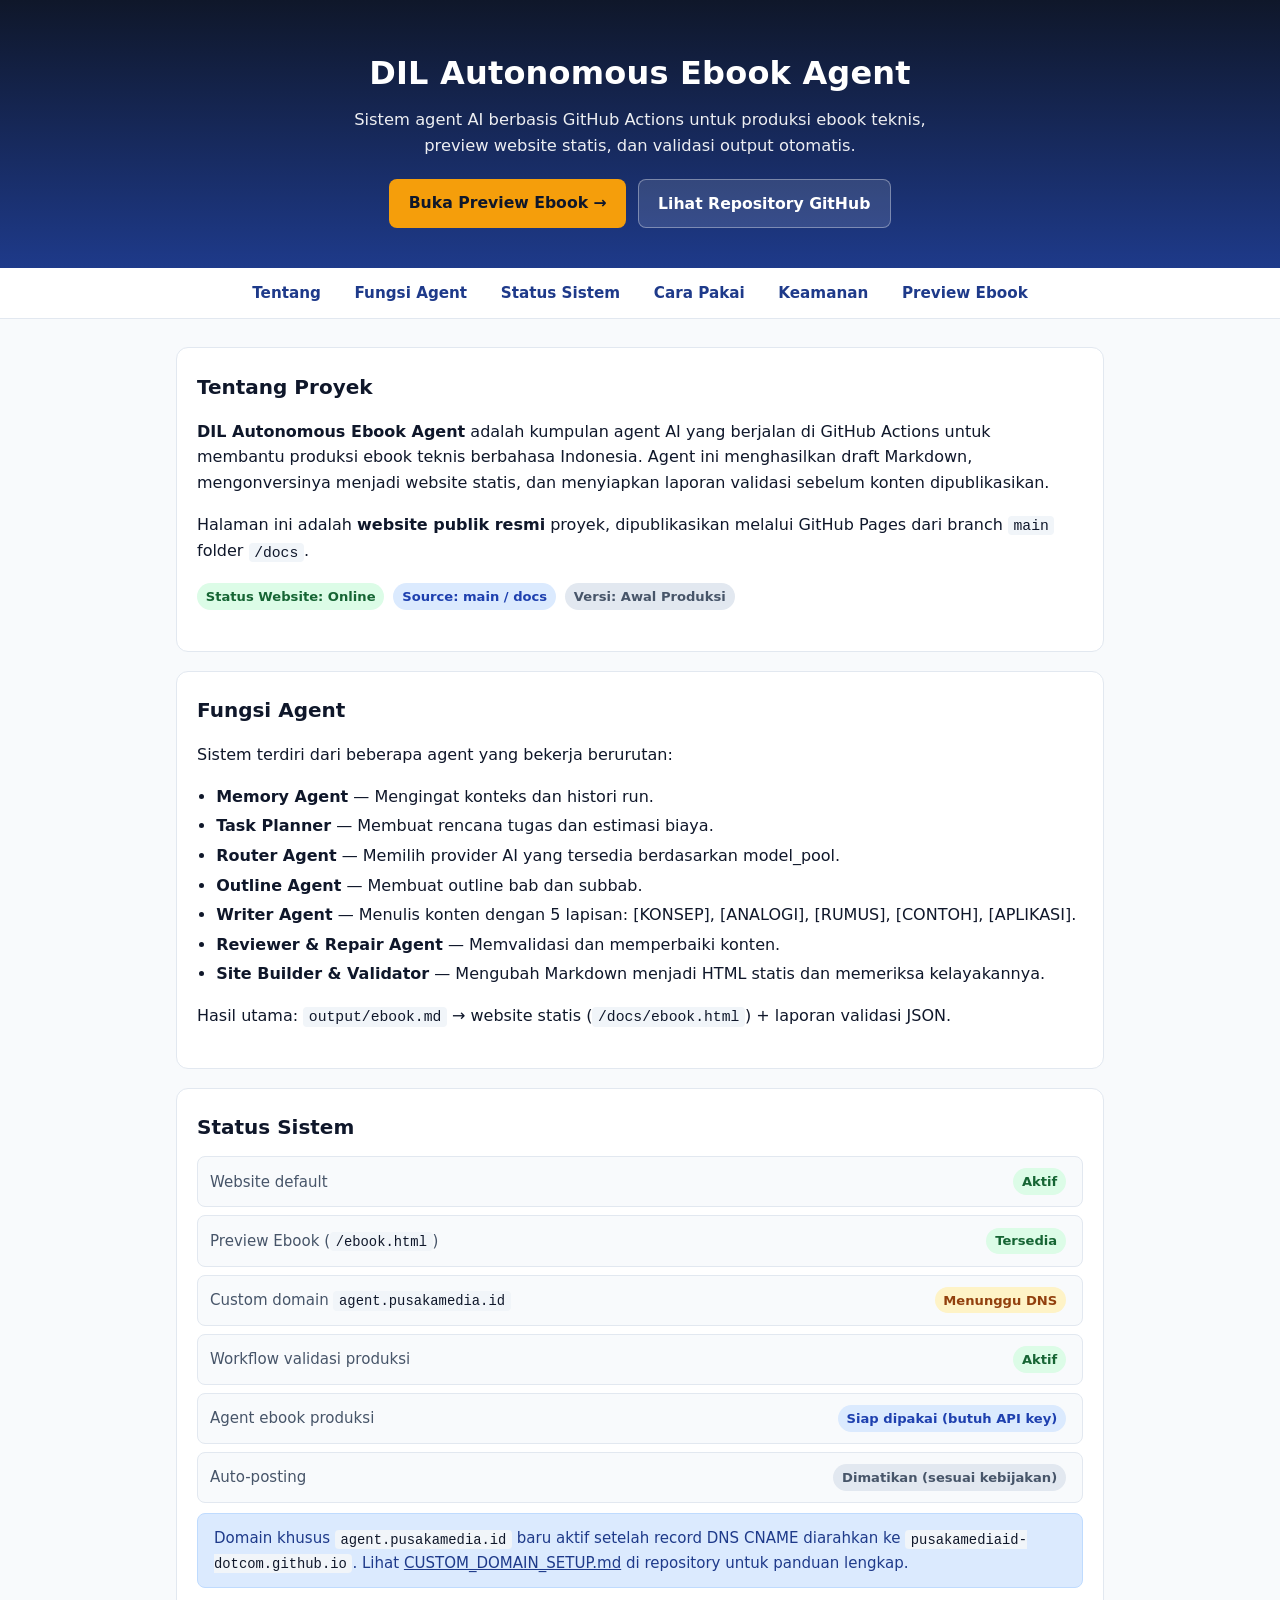
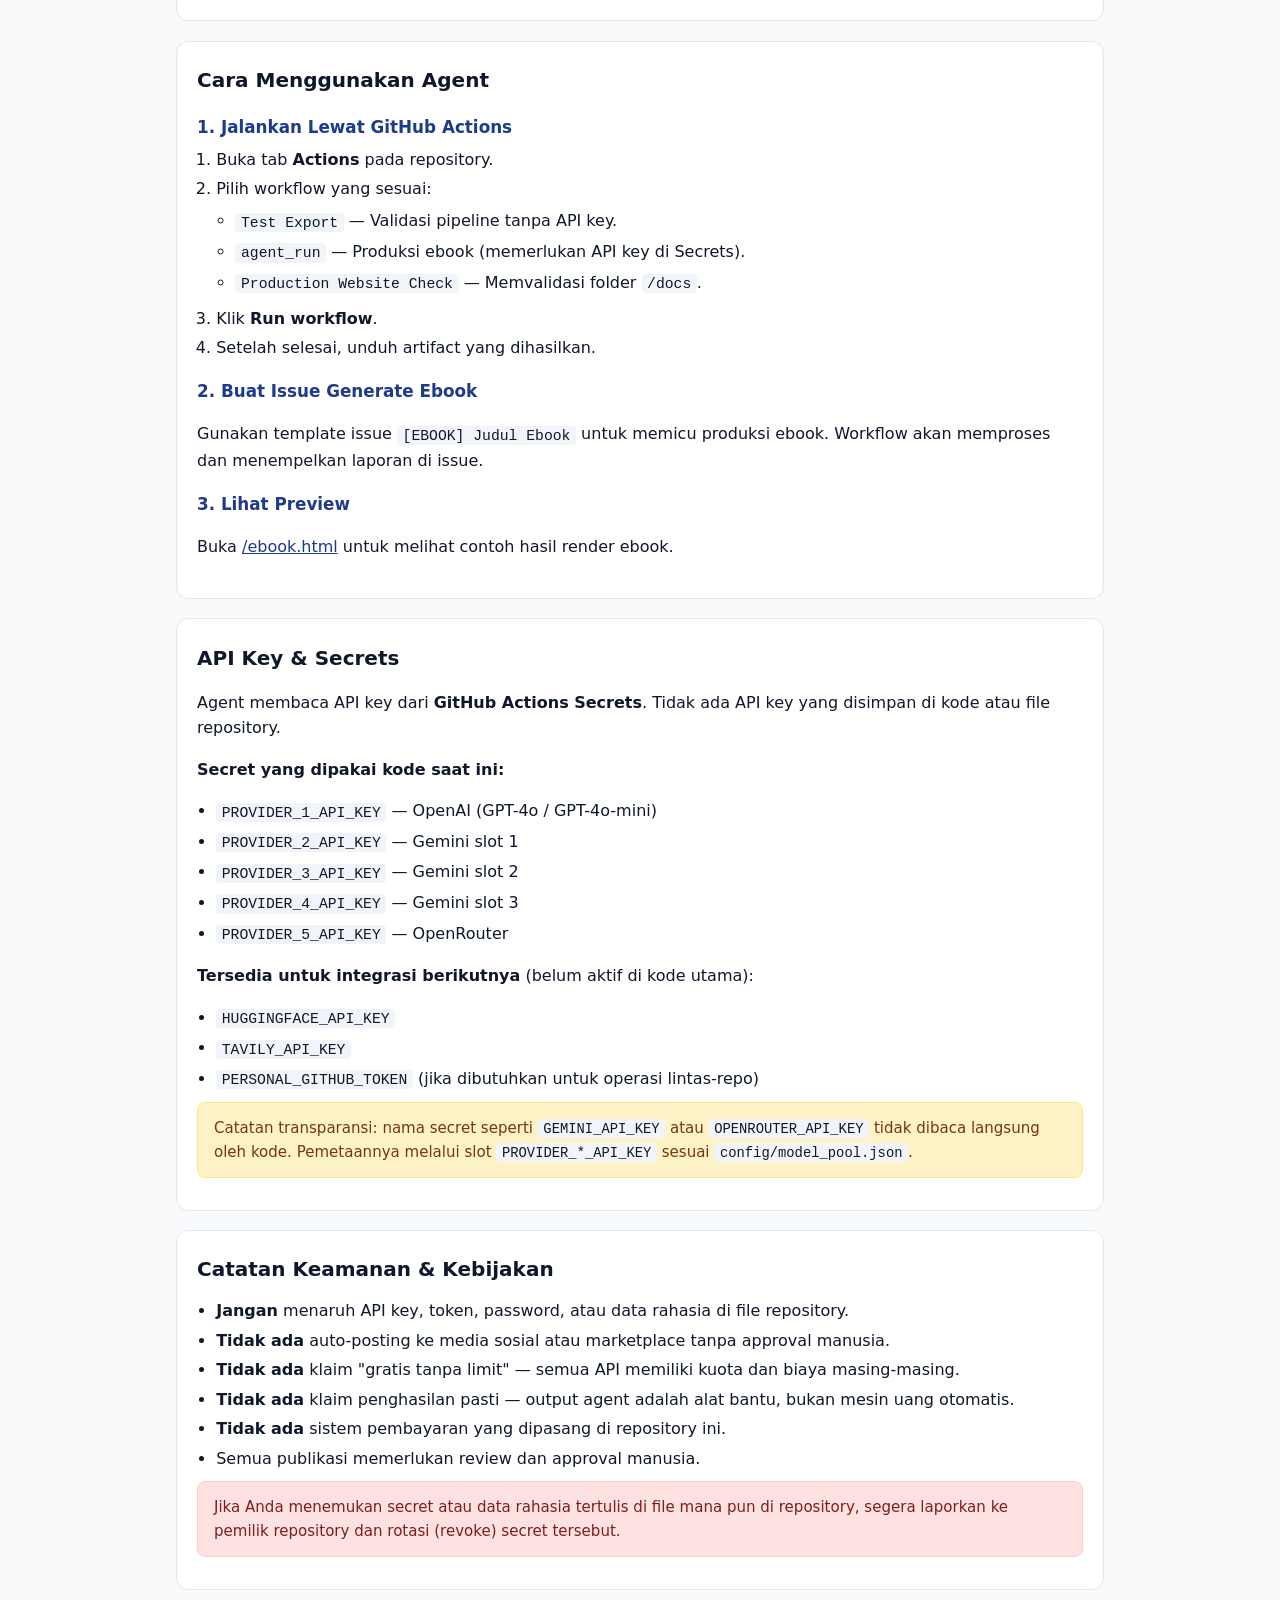
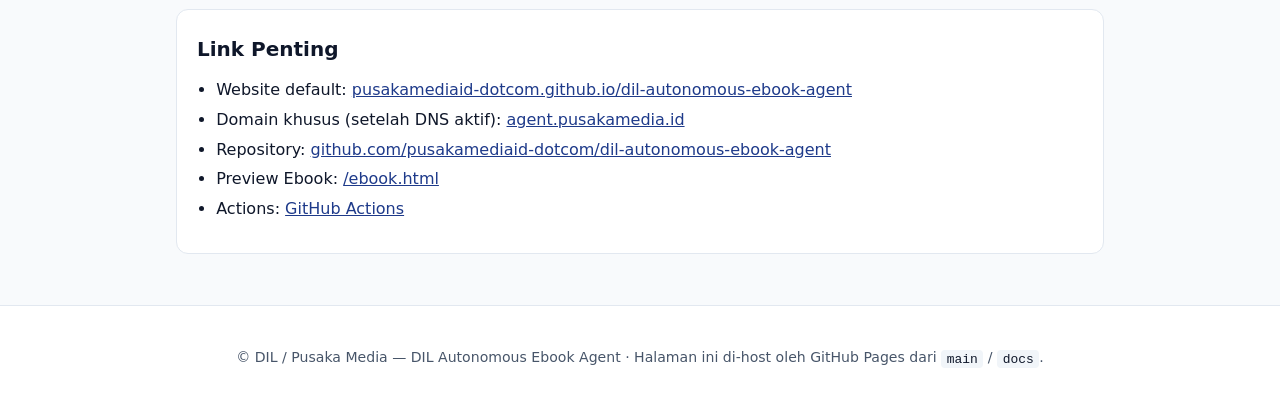
<file: docs/index.html>
<!DOCTYPE html>
<html lang="id">
<head>
<meta charset="UTF-8">
<meta name="viewport" content="width=device-width, initial-scale=1.0">
<meta name="description" content="DIL Autonomous Ebook Agent — sistem agent AI berbasis GitHub Actions untuk produksi ebook teknis, preview website, dan validasi otomatis.">
<meta name="robots" content="index, follow">
<title>DIL Autonomous Ebook Agent</title>
<style>
:root { --navy:#0f172a; --soft-blue:#1e3a8a; --white:#fff; --light:#f8fafc; --accent:#f59e0b; --muted:#475569; --border:#e2e8f0; --ok:#166534; --warn:#92400e; --info:#1e40af; }
* { box-sizing:border-box; }
html, body { margin:0; padding:0; }
body { font-family: system-ui, -apple-system, "Segoe UI", Roboto, Helvetica, Arial, sans-serif; color:var(--navy); background:var(--light); line-height:1.6; -webkit-text-size-adjust:100%; }
a { color:var(--soft-blue); }
header { background: linear-gradient(180deg, var(--navy) 0%, var(--soft-blue) 100%); color:#fff; padding: 3rem 1rem 2.5rem; text-align:center; }
header h1 { margin:0 0 .5rem; font-size:2rem; letter-spacing:.2px; }
header p { margin:.5rem auto 1.2rem; opacity:.92; max-width: 640px; font-size:1.02rem; }
.hero-buttons { display:flex; gap:.75rem; justify-content:center; flex-wrap:wrap; margin-top:1rem; }
.btn { display:inline-block; padding:.7rem 1.2rem; border-radius:.5rem; text-decoration:none; font-weight:700; font-size:.98rem; }
.btn-primary { background:var(--accent); color:var(--navy); }
.btn-primary:hover { background:#d97706; }
.btn-secondary { background:rgba(255,255,255,.12); color:#fff; border:1px solid rgba(255,255,255,.35); }
.btn-secondary:hover { background:rgba(255,255,255,.22); }
nav.topnav { background:#fff; border-bottom:1px solid var(--border); position:sticky; top:0; z-index:10; }
nav.topnav ul { list-style:none; margin:0 auto; padding:.5rem 1rem; display:flex; gap:.5rem 1rem; flex-wrap:wrap; justify-content:center; max-width:960px; }
nav.topnav a { text-decoration:none; color:var(--soft-blue); font-weight:600; font-size:.95rem; padding:.3rem .55rem; border-radius:.3rem; }
nav.topnav a:hover { background:#f1f5f9; }
main { max-width: 960px; margin:0 auto; padding: 1.8rem 1rem 2rem; }
section { background:#fff; border:1px solid var(--border); border-radius:.75rem; padding: 1.4rem 1.25rem; margin-bottom: 1.2rem; }
section h2 { margin:0 0 .8rem; color:var(--navy); font-size:1.25rem; }
section h3 { color:var(--soft-blue); font-size:1.05rem; margin:1.1rem 0 .4rem; }
ul, ol { margin:.4rem 0 .6rem 1.2rem; padding:0; }
li { margin:.25rem 0; }
.badge { display:inline-block; background:#f1f5f9; color:#334155; padding:.18rem .55rem; border-radius:999px; font-size:.82rem; font-weight:600; margin:.15rem .25rem .15rem 0; }
.badge.ok { background:#dcfce7; color:var(--ok); }
.badge.warn { background:#fef3c7; color:var(--warn); }
.badge.info { background:#dbeafe; color:var(--info); }
.badge.muted { background:#e2e8f0; color:#475569; }
.status-grid { display:grid; grid-template-columns: 1fr; gap:.5rem; margin:.5rem 0; }
.status-row { display:flex; justify-content:space-between; align-items:center; gap:.6rem; padding:.55rem .75rem; background:#f8fafc; border:1px solid var(--border); border-radius:.5rem; font-size:.94rem; }
.status-row span:first-child { color:var(--muted); }
code, pre { font-family: ui-monospace, SFMono-Regular, Menlo, Consolas, monospace; }
pre { background:#0f172a; color:#e2e8f0; padding:1rem; border-radius:.5rem; overflow-x:auto; font-size:.88rem; line-height:1.5; }
code { background:#f1f5f9; padding:.1rem .35rem; border-radius:.25rem; font-size:.92em; color:#0f172a; }
pre code { background:transparent; padding:0; color:inherit; }
.note { background:#fef3c7; border:1px solid #fde68a; color:#78350f; padding:.8rem 1rem; border-radius:.5rem; margin:.6rem 0; font-size:.94rem; }
.note.danger { background:#fee2e2; border-color:#fecaca; color:#7f1d1d; }
.note.info { background:#dbeafe; border-color:#bfdbfe; color:#1e3a8a; }
footer { text-align:center; padding: 1.6rem 1rem; color:var(--muted); font-size:.88rem; border-top:1px solid var(--border); background:#fff; }
footer a { color:var(--soft-blue); text-decoration:none; }
footer a:hover { text-decoration:underline; }
@media (max-width: 640px) {
  header h1 { font-size:1.55rem; }
  header p { font-size:.96rem; }
  section { padding:1.1rem; }
  nav.topnav ul { gap:.25rem .6rem; }
  .btn { width:100%; text-align:center; }
}
</style>
</head>
<body>
<header>
  <h1>DIL Autonomous Ebook Agent</h1>
  <p>Sistem agent AI berbasis GitHub Actions untuk produksi ebook teknis, preview website statis, dan validasi output otomatis.</p>
  <div class="hero-buttons">
    <a class="btn btn-primary" href="ebook.html">Buka Preview Ebook →</a>
    <a class="btn btn-secondary" href="https://github.com/pusakamediaid-dotcom/dil-autonomous-ebook-agent" rel="noopener">Lihat Repository GitHub</a>
  </div>
</header>

<nav class="topnav" aria-label="Navigasi utama">
  <ul>
    <li><a href="#tentang">Tentang</a></li>
    <li><a href="#fungsi">Fungsi Agent</a></li>
    <li><a href="#status">Status Sistem</a></li>
    <li><a href="#cara-pakai">Cara Pakai</a></li>
    <li><a href="#keamanan">Keamanan</a></li>
    <li><a href="ebook.html">Preview Ebook</a></li>
  </ul>
</nav>

<main>
  <section id="tentang">
    <h2>Tentang Proyek</h2>
    <p><strong>DIL Autonomous Ebook Agent</strong> adalah kumpulan agent AI yang berjalan di GitHub Actions untuk membantu produksi ebook teknis berbahasa Indonesia. Agent ini menghasilkan draft Markdown, mengonversinya menjadi website statis, dan menyiapkan laporan validasi sebelum konten dipublikasikan.</p>
    <p>Halaman ini adalah <strong>website publik resmi</strong> proyek, dipublikasikan melalui GitHub Pages dari branch <code>main</code> folder <code>/docs</code>.</p>
    <p>
      <span class="badge ok">Status Website: Online</span>
      <span class="badge info">Source: main / docs</span>
      <span class="badge muted">Versi: Awal Produksi</span>
    </p>
  </section>

  <section id="fungsi">
    <h2>Fungsi Agent</h2>
    <p>Sistem terdiri dari beberapa agent yang bekerja berurutan:</p>
    <ul>
      <li><strong>Memory Agent</strong> — Mengingat konteks dan histori run.</li>
      <li><strong>Task Planner</strong> — Membuat rencana tugas dan estimasi biaya.</li>
      <li><strong>Router Agent</strong> — Memilih provider AI yang tersedia berdasarkan model_pool.</li>
      <li><strong>Outline Agent</strong> — Membuat outline bab dan subbab.</li>
      <li><strong>Writer Agent</strong> — Menulis konten dengan 5 lapisan: [KONSEP], [ANALOGI], [RUMUS], [CONTOH], [APLIKASI].</li>
      <li><strong>Reviewer &amp; Repair Agent</strong> — Memvalidasi dan memperbaiki konten.</li>
      <li><strong>Site Builder &amp; Validator</strong> — Mengubah Markdown menjadi HTML statis dan memeriksa kelayakannya.</li>
    </ul>
    <p>Hasil utama: <code>output/ebook.md</code> → website statis (<code>/docs/ebook.html</code>) + laporan validasi JSON.</p>
  </section>

  <section id="status">
    <h2>Status Sistem</h2>
    <div class="status-grid">
      <div class="status-row"><span>Website default</span><span class="badge ok">Aktif</span></div>
      <div class="status-row"><span>Preview Ebook (<code>/ebook.html</code>)</span><span class="badge ok">Tersedia</span></div>
      <div class="status-row"><span>Custom domain <code>agent.pusakamedia.id</code></span><span class="badge warn">Menunggu DNS</span></div>
      <div class="status-row"><span>Workflow validasi produksi</span><span class="badge ok">Aktif</span></div>
      <div class="status-row"><span>Agent ebook produksi</span><span class="badge info">Siap dipakai (butuh API key)</span></div>
      <div class="status-row"><span>Auto-posting</span><span class="badge muted">Dimatikan (sesuai kebijakan)</span></div>
    </div>
    <p class="note info">Domain khusus <code>agent.pusakamedia.id</code> baru aktif setelah record DNS CNAME diarahkan ke <code>pusakamediaid-dotcom.github.io</code>. Lihat <a href="CUSTOM_DOMAIN_SETUP.html">CUSTOM_DOMAIN_SETUP.md</a> di repository untuk panduan lengkap.</p>
  </section>

  <section id="cara-pakai">
    <h2>Cara Menggunakan Agent</h2>
    <h3>1. Jalankan Lewat GitHub Actions</h3>
    <ol>
      <li>Buka tab <strong>Actions</strong> pada repository.</li>
      <li>Pilih workflow yang sesuai:
        <ul>
          <li><code>Test Export</code> — Validasi pipeline tanpa API key.</li>
          <li><code>agent_run</code> — Produksi ebook (memerlukan API key di Secrets).</li>
          <li><code>Production Website Check</code> — Memvalidasi folder <code>/docs</code>.</li>
        </ul>
      </li>
      <li>Klik <strong>Run workflow</strong>.</li>
      <li>Setelah selesai, unduh artifact yang dihasilkan.</li>
    </ol>
    <h3>2. Buat Issue Generate Ebook</h3>
    <p>Gunakan template issue <code>[EBOOK] Judul Ebook</code> untuk memicu produksi ebook. Workflow akan memproses dan menempelkan laporan di issue.</p>
    <h3>3. Lihat Preview</h3>
    <p>Buka <a href="ebook.html">/ebook.html</a> untuk melihat contoh hasil render ebook.</p>
  </section>

  <section id="secrets">
    <h2>API Key &amp; Secrets</h2>
    <p>Agent membaca API key dari <strong>GitHub Actions Secrets</strong>. Tidak ada API key yang disimpan di kode atau file repository.</p>
    <p><strong>Secret yang dipakai kode saat ini:</strong></p>
    <ul>
      <li><code>PROVIDER_1_API_KEY</code> — OpenAI (GPT-4o / GPT-4o-mini)</li>
      <li><code>PROVIDER_2_API_KEY</code> — Gemini slot 1</li>
      <li><code>PROVIDER_3_API_KEY</code> — Gemini slot 2</li>
      <li><code>PROVIDER_4_API_KEY</code> — Gemini slot 3</li>
      <li><code>PROVIDER_5_API_KEY</code> — OpenRouter</li>
    </ul>
    <p><strong>Tersedia untuk integrasi berikutnya</strong> (belum aktif di kode utama):</p>
    <ul>
      <li><code>HUGGINGFACE_API_KEY</code></li>
      <li><code>TAVILY_API_KEY</code></li>
      <li><code>PERSONAL_GITHUB_TOKEN</code> (jika dibutuhkan untuk operasi lintas-repo)</li>
    </ul>
    <p class="note">Catatan transparansi: nama secret seperti <code>GEMINI_API_KEY</code> atau <code>OPENROUTER_API_KEY</code> tidak dibaca langsung oleh kode. Pemetaannya melalui slot <code>PROVIDER_*_API_KEY</code> sesuai <code>config/model_pool.json</code>.</p>
  </section>

  <section id="keamanan">
    <h2>Catatan Keamanan &amp; Kebijakan</h2>
    <ul>
      <li><strong>Jangan</strong> menaruh API key, token, password, atau data rahasia di file repository.</li>
      <li><strong>Tidak ada</strong> auto-posting ke media sosial atau marketplace tanpa approval manusia.</li>
      <li><strong>Tidak ada</strong> klaim "gratis tanpa limit" — semua API memiliki kuota dan biaya masing-masing.</li>
      <li><strong>Tidak ada</strong> klaim penghasilan pasti — output agent adalah alat bantu, bukan mesin uang otomatis.</li>
      <li><strong>Tidak ada</strong> sistem pembayaran yang dipasang di repository ini.</li>
      <li>Semua publikasi memerlukan review dan approval manusia.</li>
    </ul>
    <p class="note danger">Jika Anda menemukan secret atau data rahasia tertulis di file mana pun di repository, segera laporkan ke pemilik repository dan rotasi (revoke) secret tersebut.</p>
  </section>

  <section id="link">
    <h2>Link Penting</h2>
    <ul>
      <li>Website default: <a href="https://pusakamediaid-dotcom.github.io/dil-autonomous-ebook-agent/">pusakamediaid-dotcom.github.io/dil-autonomous-ebook-agent</a></li>
      <li>Domain khusus (setelah DNS aktif): <a href="http://agent.pusakamedia.id/">agent.pusakamedia.id</a></li>
      <li>Repository: <a href="https://github.com/pusakamediaid-dotcom/dil-autonomous-ebook-agent">github.com/pusakamediaid-dotcom/dil-autonomous-ebook-agent</a></li>
      <li>Preview Ebook: <a href="ebook.html">/ebook.html</a></li>
      <li>Actions: <a href="https://github.com/pusakamediaid-dotcom/dil-autonomous-ebook-agent/actions">GitHub Actions</a></li>
    </ul>
  </section>
</main>

<footer>
  <p>© DIL / Pusaka Media — DIL Autonomous Ebook Agent · Halaman ini di-host oleh GitHub Pages dari <code>main</code> / <code>docs</code>.</p>
</footer>
</body>
</html>
</file>
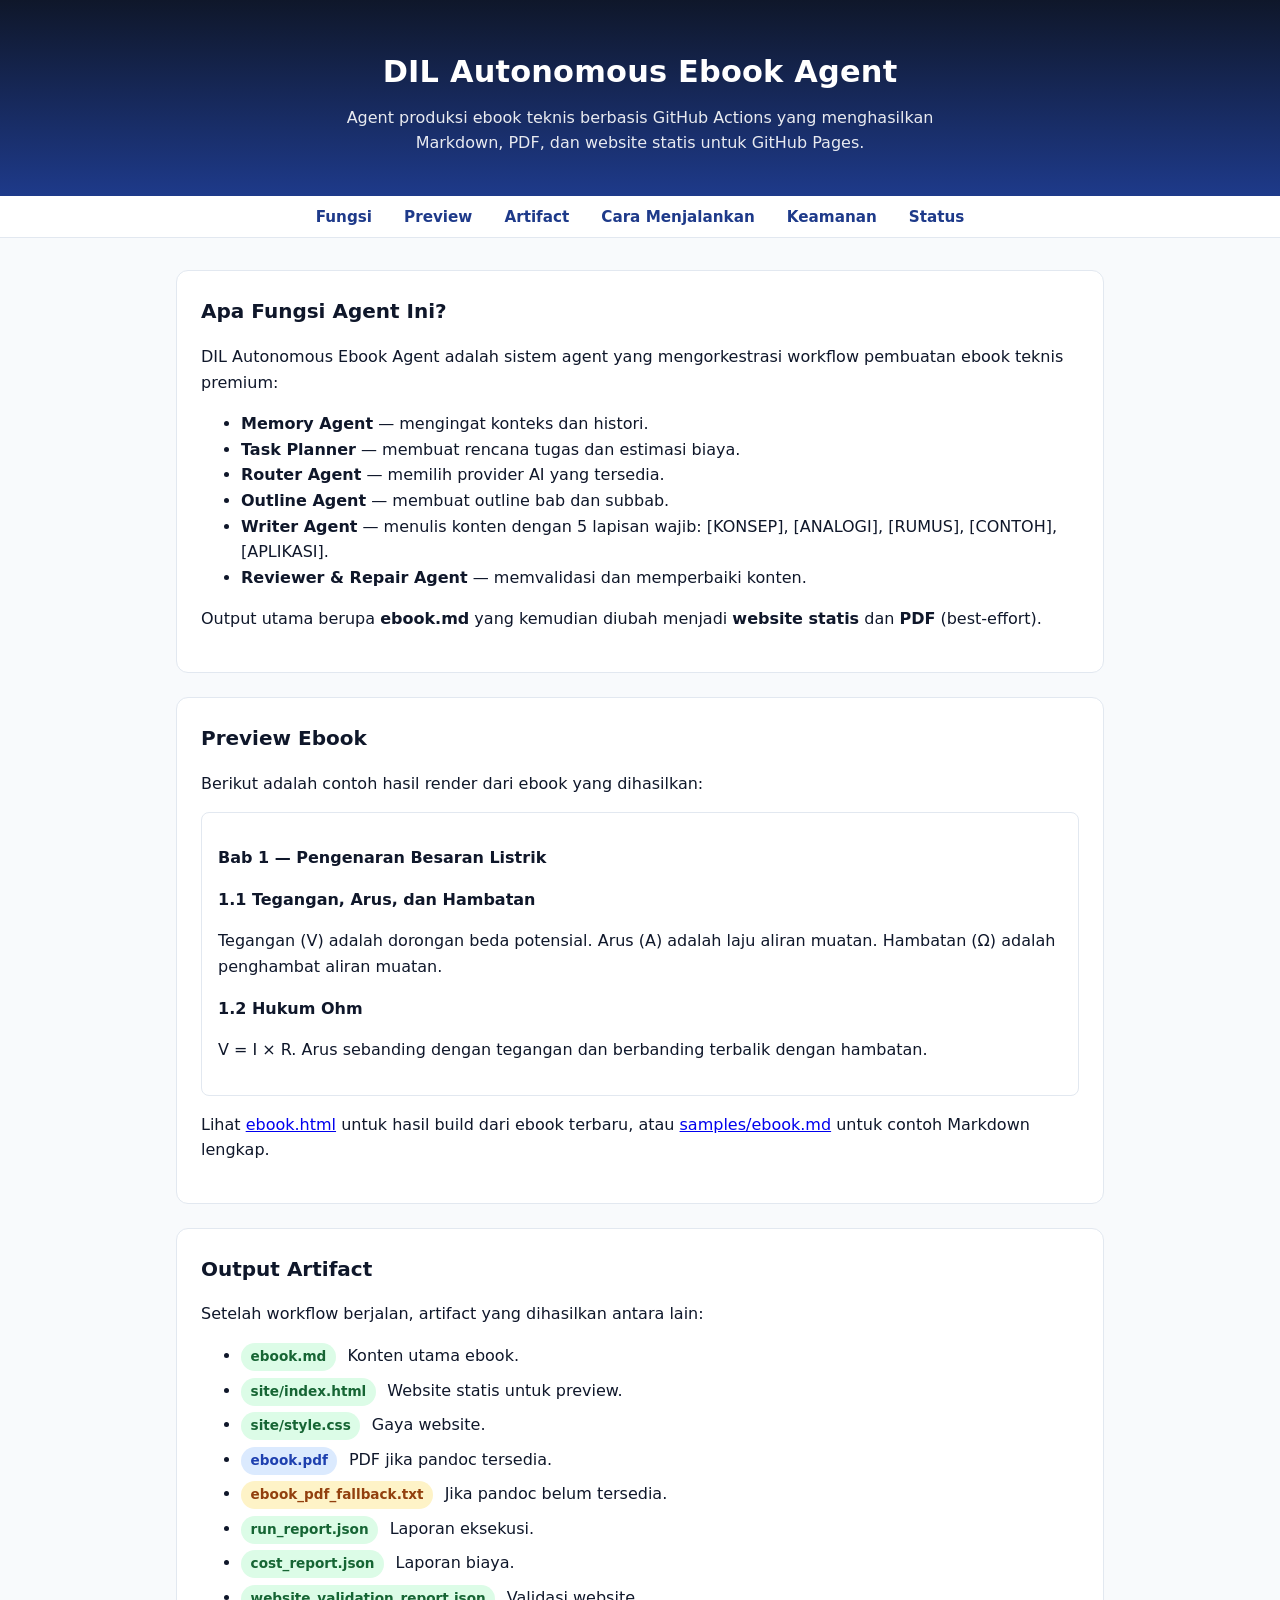
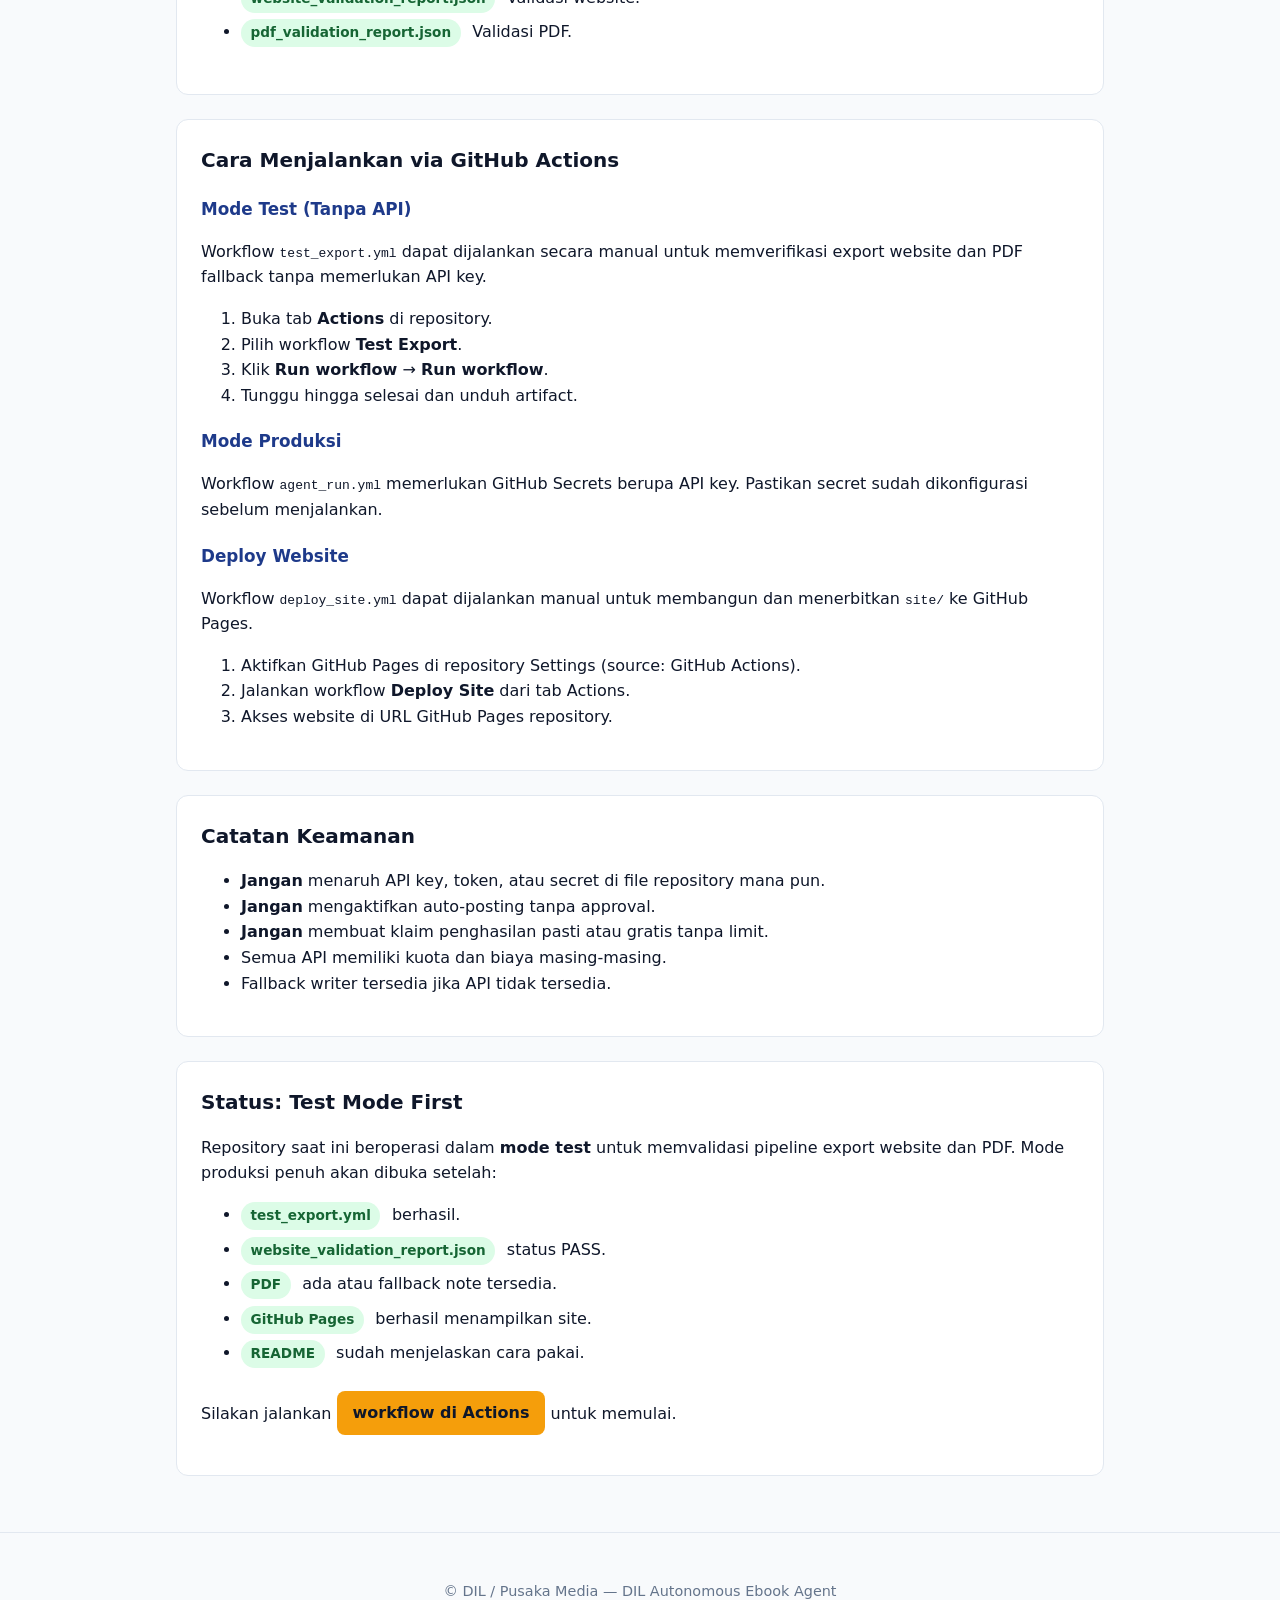
<file: site/index.html>
<!DOCTYPE html>
<html lang="id">
<head>
<meta charset="UTF-8">
<meta name="viewport" content="width=device-width, initial-scale=1.0">
<title>DIL Autonomous Ebook Agent</title>
<style>
:root { --navy:#0f172a; --soft-blue:#1e3a8a; --white:#fff; --light:#f8fafc; --accent:#f59e0b; }
* { box-sizing:border-box; }
body { margin:0; font-family: system-ui, -apple-system, Segoe UI, Roboto, Helvetica, Arial, sans-serif; color:#0f172a; background:#f8fafc; line-height:1.6; }
header { background: linear-gradient(180deg, #0f172a 0%, #1e3a8a 100%); color:#fff; padding: 3rem 1rem 2.5rem; text-align:center; }
header h1 { margin:0; font-size:1.9rem; letter-spacing:0.2px; }
header p { margin:.5rem 0 0; opacity:.9; max-width: 640px; margin-left:auto; margin-right:auto; }
nav { background:#fff; border-bottom:1px solid #e2e8f0; position:sticky; top:0; z-index:10; }
nav ul { list-style:none; margin:0; padding:.5rem 1rem; display:flex; gap:1rem; flex-wrap:wrap; justify-content:center; max-width:960px; margin:0 auto; }
nav a { text-decoration:none; color:#1e3a8a; font-weight:600; font-size:.95rem; padding:.25rem .5rem; border-radius:.25rem; }
nav a:hover { background:#f1f5f9; }
main { max-width: 960px; margin:0 auto; padding: 2rem 1rem; }
section { background:#fff; border:1px solid #e2e8f0; border-radius:.75rem; padding: 1.5rem; margin-bottom: 1.5rem; }
section h2 { margin-top:0; color:#0f172a; font-size:1.25rem; }
section h3 { color:#1e3a8a; font-size:1.05rem; margin-top:1.25rem; margin-bottom:.5rem; }
.badge { display:inline-block; background:#f1f5f9; color:#334155; padding:.2rem .6rem; border-radius:999px; font-size:.85rem; font-weight:600; margin-right:.4rem; margin-bottom:.4rem; }
.badge.ok { background:#dcfce7; color:#166534; }
.badge.warn { background:#fef3c7; color:#92400e; }
.badge.info { background:#dbeafe; color:#1e40af; }
.cta { display:inline-block; background: #f59e0b; color:#0f172a; padding:.6rem 1rem; border-radius:.5rem; text-decoration:none; font-weight:700; }
.cta:hover { background:#d97706; }
pre { background:#f1f5f9; padding:1rem; border-radius:.5rem; overflow-x:auto; font-size:.9rem; }
footer { text-align:center; padding: 2rem 1rem; color:#64748b; font-size:.9rem; border-top:1px solid #e2e8f0; }
@media (max-width: 640px) { header h1 { font-size:1.4rem; } nav ul { gap:.5rem; } }
</style>
</head>
<body>
<header>
  <h1>DIL Autonomous Ebook Agent</h1>
  <p>Agent produksi ebook teknis berbasis GitHub Actions yang menghasilkan Markdown, PDF, dan website statis untuk GitHub Pages.</p>
</header>
<nav>
  <ul>
    <li><a href="#fungsi">Fungsi</a></li>
    <li><a href="#preview">Preview</a></li>
    <li><a href="#artifact">Artifact</a></li>
    <li><a href="#cara-jalankan">Cara Menjalankan</a></li>
    <li><a href="#keamanan">Keamanan</a></li>
    <li><a href="#status">Status</a></li>
  </ul>
</nav>
<main>
  <section id="fungsi">
    <h2>Apa Fungsi Agent Ini?</h2>
    <p>DIL Autonomous Ebook Agent adalah sistem agent yang mengorkestrasi workflow pembuatan ebook teknis premium:</p>
    <ul>
      <li><strong>Memory Agent</strong> — mengingat konteks dan histori.</li>
      <li><strong>Task Planner</strong> — membuat rencana tugas dan estimasi biaya.</li>
      <li><strong>Router Agent</strong> — memilih provider AI yang tersedia.</li>
      <li><strong>Outline Agent</strong> — membuat outline bab dan subbab.</li>
      <li><strong>Writer Agent</strong> — menulis konten dengan 5 lapisan wajib: [KONSEP], [ANALOGI], [RUMUS], [CONTOH], [APLIKASI].</li>
      <li><strong>Reviewer &amp; Repair Agent</strong> — memvalidasi dan memperbaiki konten.</li>
    </ul>
    <p>Output utama berupa <strong>ebook.md</strong> yang kemudian diubah menjadi <strong>website statis</strong> dan <strong>PDF</strong> (best-effort).</p>
  </section>

  <section id="preview">
    <h2>Preview Ebook</h2>
    <p>Berikut adalah contoh hasil render dari ebook yang dihasilkan:</p>
    <div style="border:1px solid #e2e8f0; border-radius:.5rem; padding:1rem; background:#fff; max-height: 320px; overflow:auto;">
      <p><strong>Bab 1 — Pengenaran Besaran Listrik</strong></p>
      <p><strong>1.1 Tegangan, Arus, dan Hambatan</strong></p>
      <p>Tegangan (V) adalah dorongan beda potensial. Arus (A) adalah laju aliran muatan. Hambatan (Ω) adalah penghambat aliran muatan.</p>
      <p><strong>1.2 Hukum Ohm</strong></p>
      <p>V = I × R. Arus sebanding dengan tegangan dan berbanding terbalik dengan hambatan.</p>
    </div>
    <p style="margin-top:1rem;">Lihat <a href="ebook.html">ebook.html</a> untuk hasil build dari ebook terbaru, atau <a href="samples/ebook.md">samples/ebook.md</a> untuk contoh Markdown lengkap.</p>
  </section>

  <section id="artifact">
    <h2>Output Artifact</h2>
    <p>Setelah workflow berjalan, artifact yang dihasilkan antara lain:</p>
    <ul>
      <li><span class="badge ok">ebook.md</span> Konten utama ebook.</li>
      <li><span class="badge ok">site/index.html</span> Website statis untuk preview.</li>
      <li><span class="badge ok">site/style.css</span> Gaya website.</li>
      <li><span class="badge info">ebook.pdf</span> PDF jika pandoc tersedia.</li>
      <li><span class="badge warn">ebook_pdf_fallback.txt</span> Jika pandoc belum tersedia.</li>
      <li><span class="badge ok">run_report.json</span> Laporan eksekusi.</li>
      <li><span class="badge ok">cost_report.json</span> Laporan biaya.</li>
      <li><span class="badge ok">website_validation_report.json</span> Validasi website.</li>
      <li><span class="badge ok">pdf_validation_report.json</span> Validasi PDF.</li>
    </ul>
  </section>

  <section id="cara-jalankan">
    <h2>Cara Menjalankan via GitHub Actions</h2>
    <h3>Mode Test (Tanpa API)</h3>
    <p>Workflow <code>test_export.yml</code> dapat dijalankan secara manual untuk memverifikasi export website dan PDF fallback tanpa memerlukan API key.</p>
    <ol>
      <li>Buka tab <strong>Actions</strong> di repository.</li>
      <li>Pilih workflow <strong>Test Export</strong>.</li>
      <li>Klik <strong>Run workflow</strong> → <strong>Run workflow</strong>.</li>
      <li>Tunggu hingga selesai dan unduh artifact.</li>
    </ol>
    <h3>Mode Produksi</h3>
    <p>Workflow <code>agent_run.yml</code> memerlukan GitHub Secrets berupa API key. Pastikan secret sudah dikonfigurasi sebelum menjalankan.</p>
    <h3>Deploy Website</h3>
    <p>Workflow <code>deploy_site.yml</code> dapat dijalankan manual untuk membangun dan menerbitkan <code>site/</code> ke GitHub Pages.</p>
    <ol>
      <li>Aktifkan GitHub Pages di repository Settings (source: GitHub Actions).</li>
      <li>Jalankan workflow <strong>Deploy Site</strong> dari tab Actions.</li>
      <li>Akses website di URL GitHub Pages repository.</li>
    </ol>
  </section>

  <section id="keamanan">
    <h2>Catatan Keamanan</h2>
    <ul>
      <li><strong>Jangan</strong> menaruh API key, token, atau secret di file repository mana pun.</li>
      <li><strong>Jangan</strong> mengaktifkan auto-posting tanpa approval.</li>
      <li><strong>Jangan</strong> membuat klaim penghasilan pasti atau gratis tanpa limit.</li>
      <li>Semua API memiliki kuota dan biaya masing-masing.</li>
      <li>Fallback writer tersedia jika API tidak tersedia.</li>
    </ul>
  </section>

  <section id="status">
    <h2>Status: Test Mode First</h2>
    <p>Repository saat ini beroperasi dalam <strong>mode test</strong> untuk memvalidasi pipeline export website dan PDF. Mode produksi penuh akan dibuka setelah:</p>
    <ul>
      <li><span class="badge ok">test_export.yml</span> berhasil.</li>
      <li><span class="badge ok">website_validation_report.json</span> status PASS.</li>
      <li><span class="badge ok">PDF</span> ada atau fallback note tersedia.</li>
      <li><span class="badge ok">GitHub Pages</span> berhasil menampilkan site.</li>
      <li><span class="badge ok">README</span> sudah menjelaskan cara pakai.</li>
    </ul>
    <p>Silakan jalankan <a class="cta" href="https://github.com/pusakamediaid-dotcom/dil-autonomous-ebook-agent/actions">workflow di Actions</a> untuk memulai.</p>
  </section>
</main>
<footer>
  <p>© DIL / Pusaka Media — DIL Autonomous Ebook Agent</p>
</footer>
</body>
</html>
</file>
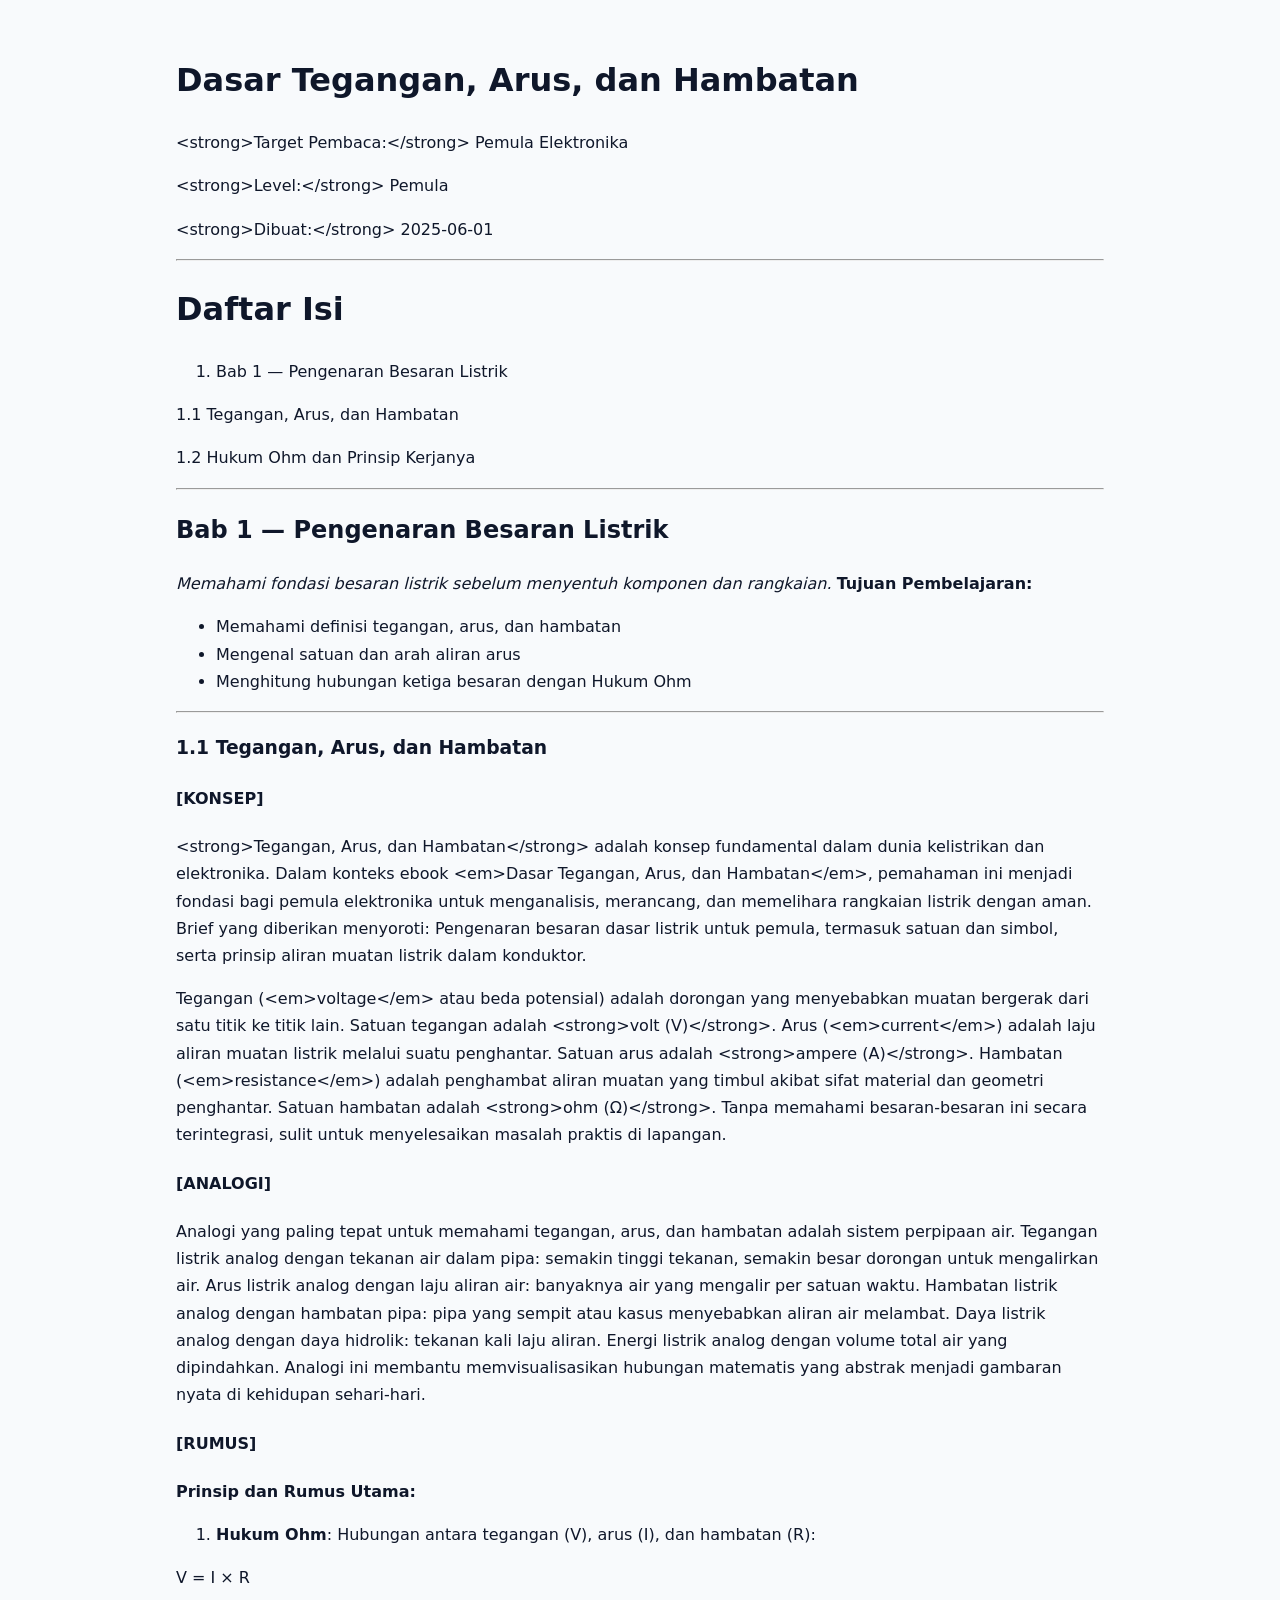
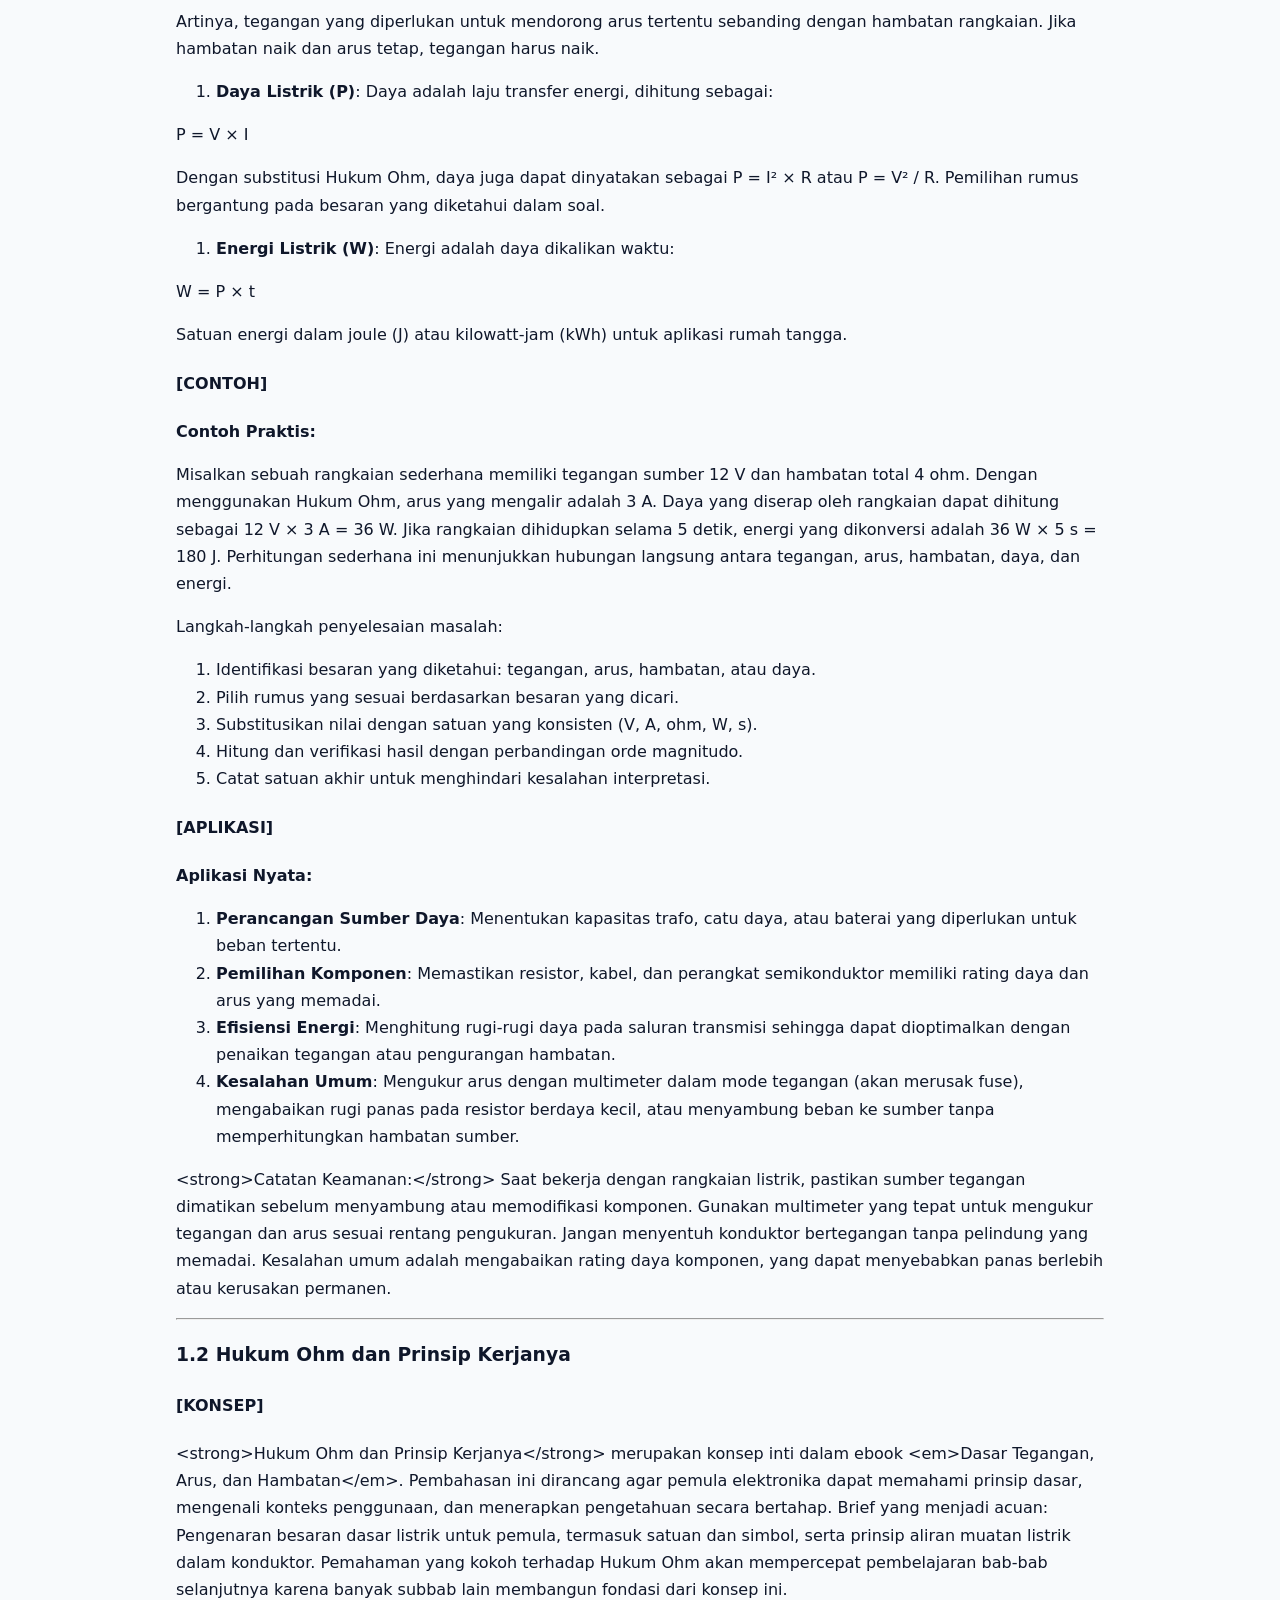
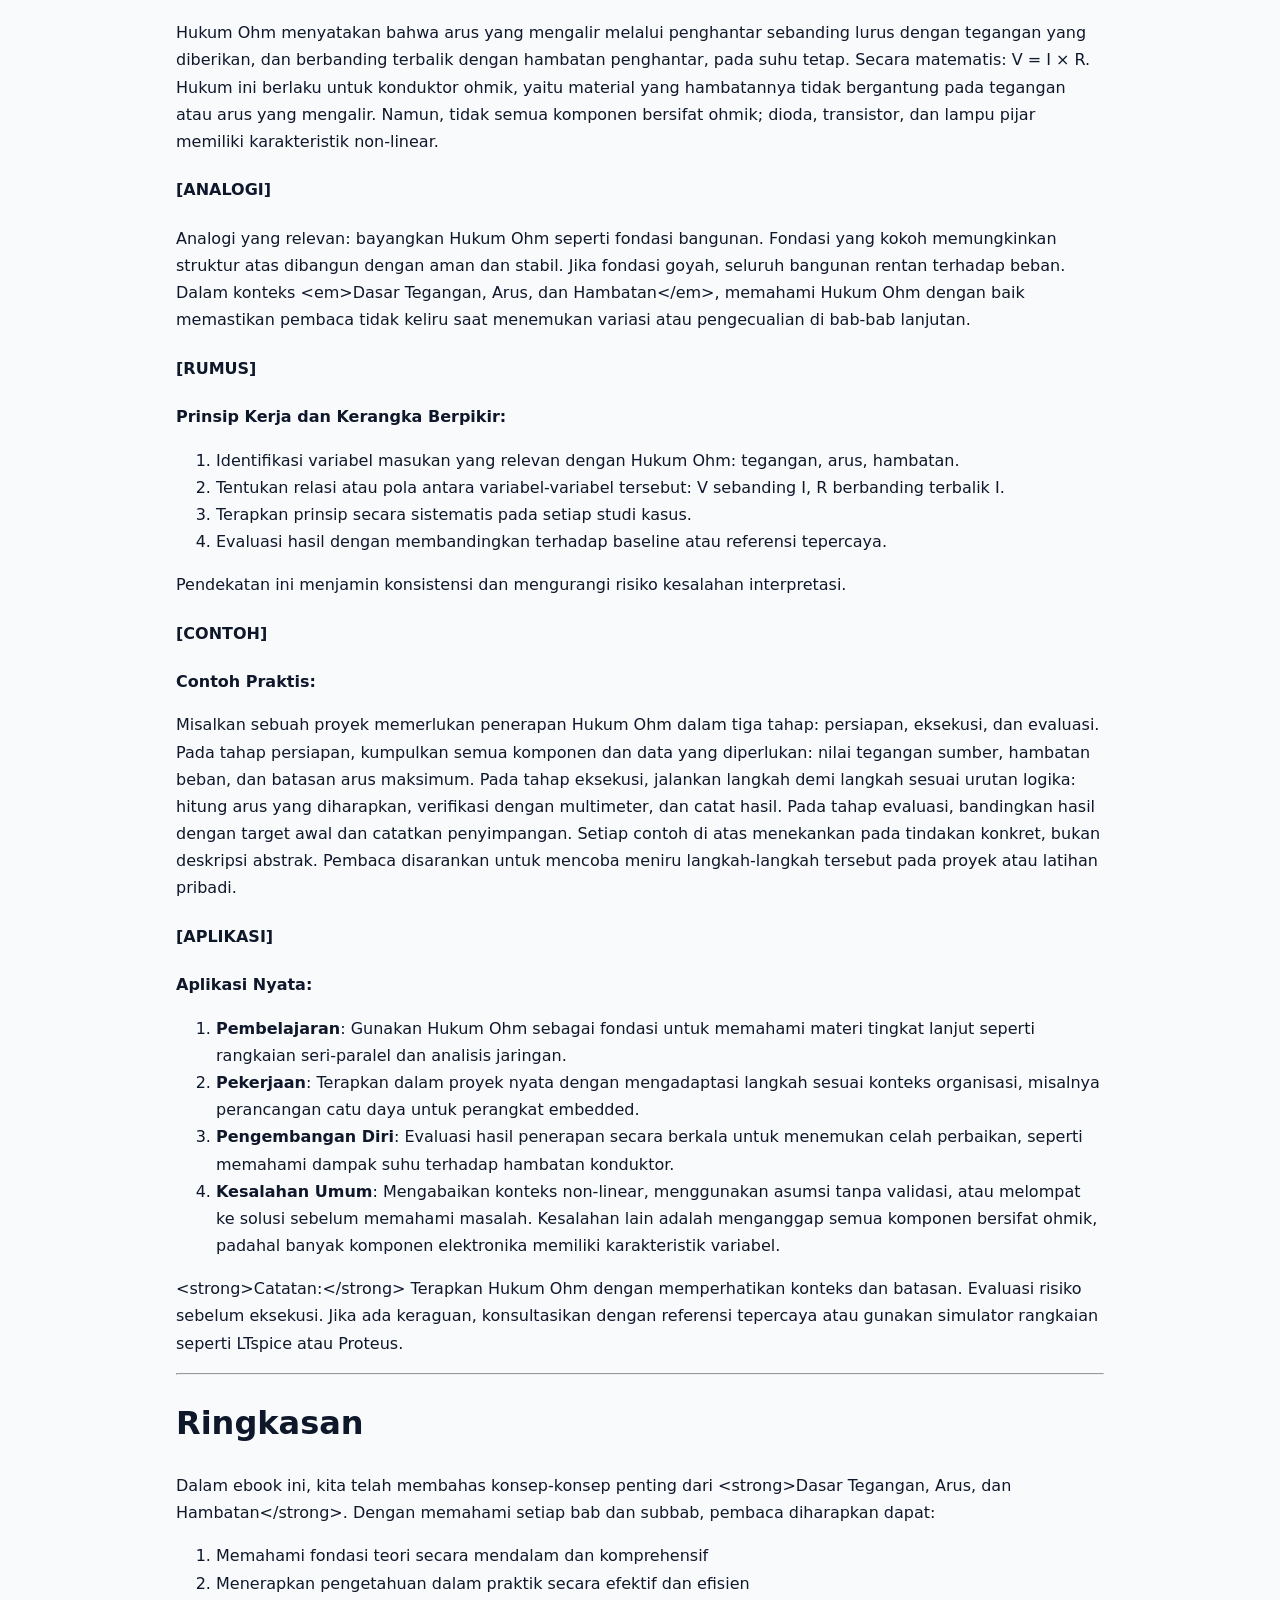
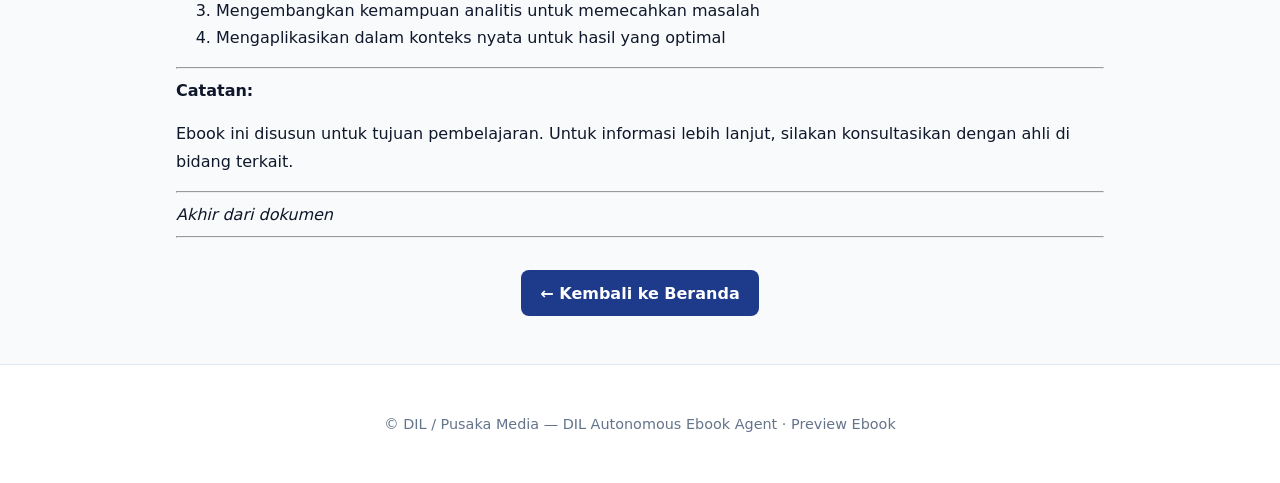
<file: docs/ebook.html>
<!DOCTYPE html>
<html lang="id">
<head>
<meta charset="UTF-8">
<meta name="viewport" content="width=device-width, initial-scale=1.0">
<title>Dasar Tegangan, Arus, dan Hambatan</title>
<style>
/* DIL Autonomous Ebook Agent - Site Styles */
:root {
  --navy: #0f172a;
  --soft-blue: #1e3a8a;
  --white: #fff;
  --light: #f8fafc;
  --accent: #f59e0b;
  --text: #0f172a;
  --muted: #475569;
  --border: #e2e8f0;
}

* { box-sizing: border-box; }

body {
  margin: 0;
  font-family: system-ui, -apple-system, Segoe UI, Roboto, Helvetica, Arial, sans-serif;
  color: var(--text);
  background: var(--light);
  line-height: 1.7;
}

header {
  background: linear-gradient(180deg, var(--navy) 0%, var(--soft-blue) 100%);
  color: var(--white);
  padding: 3rem 1rem 2.5rem;
  text-align: center;
}

header h1 {
  margin: 0;
  font-size: 1.9rem;
  letter-spacing: 0.2px;
}

header p {
  margin: .5rem 0 0;
  opacity: .9;
  max-width: 640px;
  margin-left: auto;
  margin-right: auto;
}

nav {
  background: var(--white);
  border-bottom: 1px solid var(--border);
  position: sticky;
  top: 0;
  z-index: 10;
}

nav ul {
  list-style: none;
  margin: 0;
  padding: .5rem 1rem;
  display: flex;
  gap: 1rem;
  flex-wrap: wrap;
  justify-content: center;
  max-width: 960px;
  margin: 0 auto;
}

nav a {
  text-decoration: none;
  color: var(--soft-blue);
  font-weight: 600;
  font-size: .95rem;
  padding: .25rem .5rem;
  border-radius: .25rem;
}

nav a:hover {
  background: #f1f5f9;
}

main {
  max-width: 960px;
  margin: 0 auto;
  padding: 2rem 1rem;
}

section {
  background: var(--white);
  border: 1px solid var(--border);
  border-radius: .75rem;
  padding: 1.5rem;
  margin-bottom: 1.5rem;
}

section h2 {
  margin-top: 0;
  color: var(--navy);
  font-size: 1.25rem;
}

section h3 {
  color: var(--soft-blue);
  font-size: 1.05rem;
  margin-top: 1.25rem;
  margin-bottom: .5rem;
}

.badge {
  display: inline-block;
  background: #f1f5f9;
  color: #334155;
  padding: .2rem .6rem;
  border-radius: 999px;
  font-size: .85rem;
  font-weight: 600;
  margin-right: .4rem;
  margin-bottom: .4rem;
}

.badge.ok { background: #dcfce7; color: #166534; }
.badge.warn { background: #fef3c7; color: #92400e; }
.badge.info { background: #dbeafe; color: #1e40af; }

.cta {
  display: inline-block;
  background: var(--accent);
  color: var(--navy);
  padding: .6rem 1rem;
  border-radius: .5rem;
  text-decoration: none;
  font-weight: 700;
}

.cta:hover {
  background: #d97706;
}

pre {
  background: #f1f5f9;
  padding: 1rem;
  border-radius: .5rem;
  overflow-x: auto;
  font-size: .9rem;
}

footer {
  text-align: center;
  padding: 2rem 1rem;
  color: #64748b;
  font-size: .9rem;
  border-top: 1px solid var(--border);
}

/* Utility for general markdown-based content */
.content h1, .content h2, .content h3 {
  color: var(--navy);
  margin-top: 1.5em;
  margin-bottom: .5em;
}

.content h1 { font-size: 1.8rem; }
.content h2 { font-size: 1.5rem; }
.content h3 { font-size: 1.25rem; }

.content p {
  margin: .6rem 0;
}

.content ul, .content ol {
  padding-left: 1.25em;
}

.content code {
  background: #f3f4f6;
  padding: .15em .3em;
  border-radius: .25em;
  font-size: .95em;
}

.content pre {
  background: #f3f4f6;
  padding: 1em;
  border-radius: .5em;
  overflow-x: auto;
}

.content blockquote {
  border-left: 4px solid #e5e7eb;
  padding-left: 1em;
  color: #4b5563;
  margin-left: 0;
}

.content hr {
  border: 0;
  border-top: 1px solid #e5e7eb;
  margin: 2em 0;
}

.content a {
  color: #0f766e;
}

@media (max-width: 640px) {
  header h1 { font-size: 1.4rem; }
  nav ul { gap: .5rem; }
}

</style>
</head>
<body>
<main>
<h1>Dasar Tegangan, Arus, dan Hambatan</h1>

<p>&lt;strong&gt;Target Pembaca:&lt;/strong&gt; Pemula Elektronika</p>
<p>&lt;strong&gt;Level:&lt;/strong&gt; Pemula</p>
<p>&lt;strong&gt;Dibuat:&lt;/strong&gt; 2025-06-01</p>
<hr>
<h1>Daftar Isi</h1>

<ol>
<li>Bab 1 — Pengenaran Besaran Listrik</li>
</ol>
<p>1.1 Tegangan, Arus, dan Hambatan</p>
<p>1.2 Hukum Ohm dan Prinsip Kerjanya</p>
<hr>
<h2>Bab 1 — Pengenaran Besaran Listrik</h2>

<em>Memahami fondasi besaran listrik sebelum menyentuh komponen dan rangkaian.</em>

<strong>Tujuan Pembelajaran:</strong>
<ul>
<li>Memahami definisi tegangan, arus, dan hambatan</li>
<li>Mengenal satuan dan arah aliran arus</li>
<li>Menghitung hubungan ketiga besaran dengan Hukum Ohm</li>
</ul>
<hr>
<h3>1.1 Tegangan, Arus, dan Hambatan</h3>

<h4>[KONSEP]</h4>

<p>&lt;strong&gt;Tegangan, Arus, dan Hambatan&lt;/strong&gt; adalah konsep fundamental dalam dunia kelistrikan dan elektronika. Dalam konteks ebook &lt;em&gt;Dasar Tegangan, Arus, dan Hambatan&lt;/em&gt;, pemahaman ini menjadi fondasi bagi pemula elektronika untuk menganalisis, merancang, dan memelihara rangkaian listrik dengan aman. Brief yang diberikan menyoroti: Pengenaran besaran dasar listrik untuk pemula, termasuk satuan dan simbol, serta prinsip aliran muatan listrik dalam konduktor.</p>

<p>Tegangan (&lt;em&gt;voltage&lt;/em&gt; atau beda potensial) adalah dorongan yang menyebabkan muatan bergerak dari satu titik ke titik lain. Satuan tegangan adalah &lt;strong&gt;volt (V)&lt;/strong&gt;. Arus (&lt;em&gt;current&lt;/em&gt;) adalah laju aliran muatan listrik melalui suatu penghantar. Satuan arus adalah &lt;strong&gt;ampere (A)&lt;/strong&gt;. Hambatan (&lt;em&gt;resistance&lt;/em&gt;) adalah penghambat aliran muatan yang timbul akibat sifat material dan geometri penghantar. Satuan hambatan adalah &lt;strong&gt;ohm (Ω)&lt;/strong&gt;. Tanpa memahami besaran-besaran ini secara terintegrasi, sulit untuk menyelesaikan masalah praktis di lapangan.</p>

<h4>[ANALOGI]</h4>

<p>Analogi yang paling tepat untuk memahami tegangan, arus, dan hambatan adalah sistem perpipaan air. Tegangan listrik analog dengan tekanan air dalam pipa: semakin tinggi tekanan, semakin besar dorongan untuk mengalirkan air. Arus listrik analog dengan laju aliran air: banyaknya air yang mengalir per satuan waktu. Hambatan listrik analog dengan hambatan pipa: pipa yang sempit atau kasus menyebabkan aliran air melambat. Daya listrik analog dengan daya hidrolik: tekanan kali laju aliran. Energi listrik analog dengan volume total air yang dipindahkan. Analogi ini membantu memvisualisasikan hubungan matematis yang abstrak menjadi gambaran nyata di kehidupan sehari-hari.</p>

<h4>[RUMUS]</h4>

<strong>Prinsip dan Rumus Utama:</strong>

<ol>
<li><strong>Hukum Ohm</strong>: Hubungan antara tegangan (V), arus (I), dan hambatan (R):</li>
</ol>

<p>V = I × R</p>

<p>Artinya, tegangan yang diperlukan untuk mendorong arus tertentu sebanding dengan hambatan rangkaian. Jika hambatan naik dan arus tetap, tegangan harus naik.</p>

<ol>
<li><strong>Daya Listrik (P)</strong>: Daya adalah laju transfer energi, dihitung sebagai:</li>
</ol>

<p>P = V × I</p>

<p>Dengan substitusi Hukum Ohm, daya juga dapat dinyatakan sebagai P = I² × R atau P = V² / R. Pemilihan rumus bergantung pada besaran yang diketahui dalam soal.</p>

<ol>
<li><strong>Energi Listrik (W)</strong>: Energi adalah daya dikalikan waktu:</li>
</ol>

<p>W = P × t</p>

<p>Satuan energi dalam joule (J) atau kilowatt-jam (kWh) untuk aplikasi rumah tangga.</p>

<h4>[CONTOH]</h4>

<strong>Contoh Praktis:</strong>

<p>Misalkan sebuah rangkaian sederhana memiliki tegangan sumber 12 V dan hambatan total 4 ohm. Dengan menggunakan Hukum Ohm, arus yang mengalir adalah 3 A. Daya yang diserap oleh rangkaian dapat dihitung sebagai 12 V × 3 A = 36 W. Jika rangkaian dihidupkan selama 5 detik, energi yang dikonversi adalah 36 W × 5 s = 180 J. Perhitungan sederhana ini menunjukkan hubungan langsung antara tegangan, arus, hambatan, daya, dan energi.</p>

<p>Langkah-langkah penyelesaian masalah:</p>

<ol>
<li>Identifikasi besaran yang diketahui: tegangan, arus, hambatan, atau daya.</li>
<li>Pilih rumus yang sesuai berdasarkan besaran yang dicari.</li>
<li>Substitusikan nilai dengan satuan yang konsisten (V, A, ohm, W, s).</li>
<li>Hitung dan verifikasi hasil dengan perbandingan orde magnitudo.</li>
<li>Catat satuan akhir untuk menghindari kesalahan interpretasi.</li>
</ol>

<h4>[APLIKASI]</h4>

<strong>Aplikasi Nyata:</strong>

<ol>
<li><strong>Perancangan Sumber Daya</strong>: Menentukan kapasitas trafo, catu daya, atau baterai yang diperlukan untuk beban tertentu.</li>
<li><strong>Pemilihan Komponen</strong>: Memastikan resistor, kabel, dan perangkat semikonduktor memiliki rating daya dan arus yang memadai.</li>
<li><strong>Efisiensi Energi</strong>: Menghitung rugi-rugi daya pada saluran transmisi sehingga dapat dioptimalkan dengan penaikan tegangan atau pengurangan hambatan.</li>
<li><strong>Kesalahan Umum</strong>: Mengukur arus dengan multimeter dalam mode tegangan (akan merusak fuse), mengabaikan rugi panas pada resistor berdaya kecil, atau menyambung beban ke sumber tanpa memperhitungkan hambatan sumber.</li>
</ol>

<p>&lt;strong&gt;Catatan Keamanan:&lt;/strong&gt; Saat bekerja dengan rangkaian listrik, pastikan sumber tegangan dimatikan sebelum menyambung atau memodifikasi komponen. Gunakan multimeter yang tepat untuk mengukur tegangan dan arus sesuai rentang pengukuran. Jangan menyentuh konduktor bertegangan tanpa pelindung yang memadai. Kesalahan umum adalah mengabaikan rating daya komponen, yang dapat menyebabkan panas berlebih atau kerusakan permanen.</p>
<hr>
<h3>1.2 Hukum Ohm dan Prinsip Kerjanya</h3>

<h4>[KONSEP]</h4>

<p>&lt;strong&gt;Hukum Ohm dan Prinsip Kerjanya&lt;/strong&gt; merupakan konsep inti dalam ebook &lt;em&gt;Dasar Tegangan, Arus, dan Hambatan&lt;/em&gt;. Pembahasan ini dirancang agar pemula elektronika dapat memahami prinsip dasar, mengenali konteks penggunaan, dan menerapkan pengetahuan secara bertahap. Brief yang menjadi acuan: Pengenaran besaran dasar listrik untuk pemula, termasuk satuan dan simbol, serta prinsip aliran muatan listrik dalam konduktor. Pemahaman yang kokoh terhadap Hukum Ohm akan mempercepat pembelajaran bab-bab selanjutnya karena banyak subbab lain membangun fondasi dari konsep ini.</p>

<p>Hukum Ohm menyatakan bahwa arus yang mengalir melalui penghantar sebanding lurus dengan tegangan yang diberikan, dan berbanding terbalik dengan hambatan penghantar, pada suhu tetap. Secara matematis: V = I × R. Hukum ini berlaku untuk konduktor ohmik, yaitu material yang hambatannya tidak bergantung pada tegangan atau arus yang mengalir. Namun, tidak semua komponen bersifat ohmik; dioda, transistor, dan lampu pijar memiliki karakteristik non-linear.</p>

<h4>[ANALOGI]</h4>

<p>Analogi yang relevan: bayangkan Hukum Ohm seperti fondasi bangunan. Fondasi yang kokoh memungkinkan struktur atas dibangun dengan aman dan stabil. Jika fondasi goyah, seluruh bangunan rentan terhadap beban. Dalam konteks &lt;em&gt;Dasar Tegangan, Arus, dan Hambatan&lt;/em&gt;, memahami Hukum Ohm dengan baik memastikan pembaca tidak keliru saat menemukan variasi atau pengecualian di bab-bab lanjutan.</p>

<h4>[RUMUS]</h4>

<strong>Prinsip Kerja dan Kerangka Berpikir:</strong>

<ol>
<li>Identifikasi variabel masukan yang relevan dengan Hukum Ohm: tegangan, arus, hambatan.</li>
<li>Tentukan relasi atau pola antara variabel-variabel tersebut: V sebanding I, R berbanding terbalik I.</li>
<li>Terapkan prinsip secara sistematis pada setiap studi kasus.</li>
<li>Evaluasi hasil dengan membandingkan terhadap baseline atau referensi tepercaya.</li>
</ol>

<p>Pendekatan ini menjamin konsistensi dan mengurangi risiko kesalahan interpretasi.</p>

<h4>[CONTOH]</h4>

<strong>Contoh Praktis:</strong>

<p>Misalkan sebuah proyek memerlukan penerapan Hukum Ohm dalam tiga tahap: persiapan, eksekusi, dan evaluasi. Pada tahap persiapan, kumpulkan semua komponen dan data yang diperlukan: nilai tegangan sumber, hambatan beban, dan batasan arus maksimum. Pada tahap eksekusi, jalankan langkah demi langkah sesuai urutan logika: hitung arus yang diharapkan, verifikasi dengan multimeter, dan catat hasil. Pada tahap evaluasi, bandingkan hasil dengan target awal dan catatkan penyimpangan. Setiap contoh di atas menekankan pada tindakan konkret, bukan deskripsi abstrak. Pembaca disarankan untuk mencoba meniru langkah-langkah tersebut pada proyek atau latihan pribadi.</p>

<h4>[APLIKASI]</h4>

<strong>Aplikasi Nyata:</strong>

<ol>
<li><strong>Pembelajaran</strong>: Gunakan Hukum Ohm sebagai fondasi untuk memahami materi tingkat lanjut seperti rangkaian seri-paralel dan analisis jaringan.</li>
<li><strong>Pekerjaan</strong>: Terapkan dalam proyek nyata dengan mengadaptasi langkah sesuai konteks organisasi, misalnya perancangan catu daya untuk perangkat embedded.</li>
<li><strong>Pengembangan Diri</strong>: Evaluasi hasil penerapan secara berkala untuk menemukan celah perbaikan, seperti memahami dampak suhu terhadap hambatan konduktor.</li>
<li><strong>Kesalahan Umum</strong>: Mengabaikan konteks non-linear, menggunakan asumsi tanpa validasi, atau melompat ke solusi sebelum memahami masalah. Kesalahan lain adalah menganggap semua komponen bersifat ohmik, padahal banyak komponen elektronika memiliki karakteristik variabel.</li>
</ol>

<p>&lt;strong&gt;Catatan:&lt;/strong&gt; Terapkan Hukum Ohm dengan memperhatikan konteks dan batasan. Evaluasi risiko sebelum eksekusi. Jika ada keraguan, konsultasikan dengan referensi tepercaya atau gunakan simulator rangkaian seperti LTspice atau Proteus.</p>
<hr>
<h1>Ringkasan</h1>

<p>Dalam ebook ini, kita telah membahas konsep-konsep penting dari &lt;strong&gt;Dasar Tegangan, Arus, dan Hambatan&lt;/strong&gt;. Dengan memahami setiap bab dan subbab, pembaca diharapkan dapat:</p>

<ol>
<li>Memahami fondasi teori secara mendalam dan komprehensif</li>
<li>Menerapkan pengetahuan dalam praktik secara efektif dan efisien</li>
<li>Mengembangkan kemampuan analitis untuk memecahkan masalah</li>
<li>Mengaplikasikan dalam konteks nyata untuk hasil yang optimal</li>
</ol>
<hr>
<strong>Catatan:</strong>
<p>Ebook ini disusun untuk tujuan pembelajaran. Untuk informasi lebih lanjut, silakan konsultasikan dengan ahli di bidang terkait.</p>
<hr>
<em>Akhir dari dokumen</em>
<hr>
<p style="text-align:center;margin-top:2rem;"><a href="index.html" style="display:inline-block;background:#1e3a8a;color:#fff;padding:.6rem 1.2rem;border-radius:.5rem;text-decoration:none;font-weight:600;">← Kembali ke Beranda</a></p>
</main>
<footer style="text-align:center;padding:2rem 1rem;color:#64748b;font-size:.9rem;border-top:1px solid #e2e8f0;background:#fff;">
  <p>© DIL / Pusaka Media — DIL Autonomous Ebook Agent · Preview Ebook</p>
</footer>
</body>
</html>
</file>
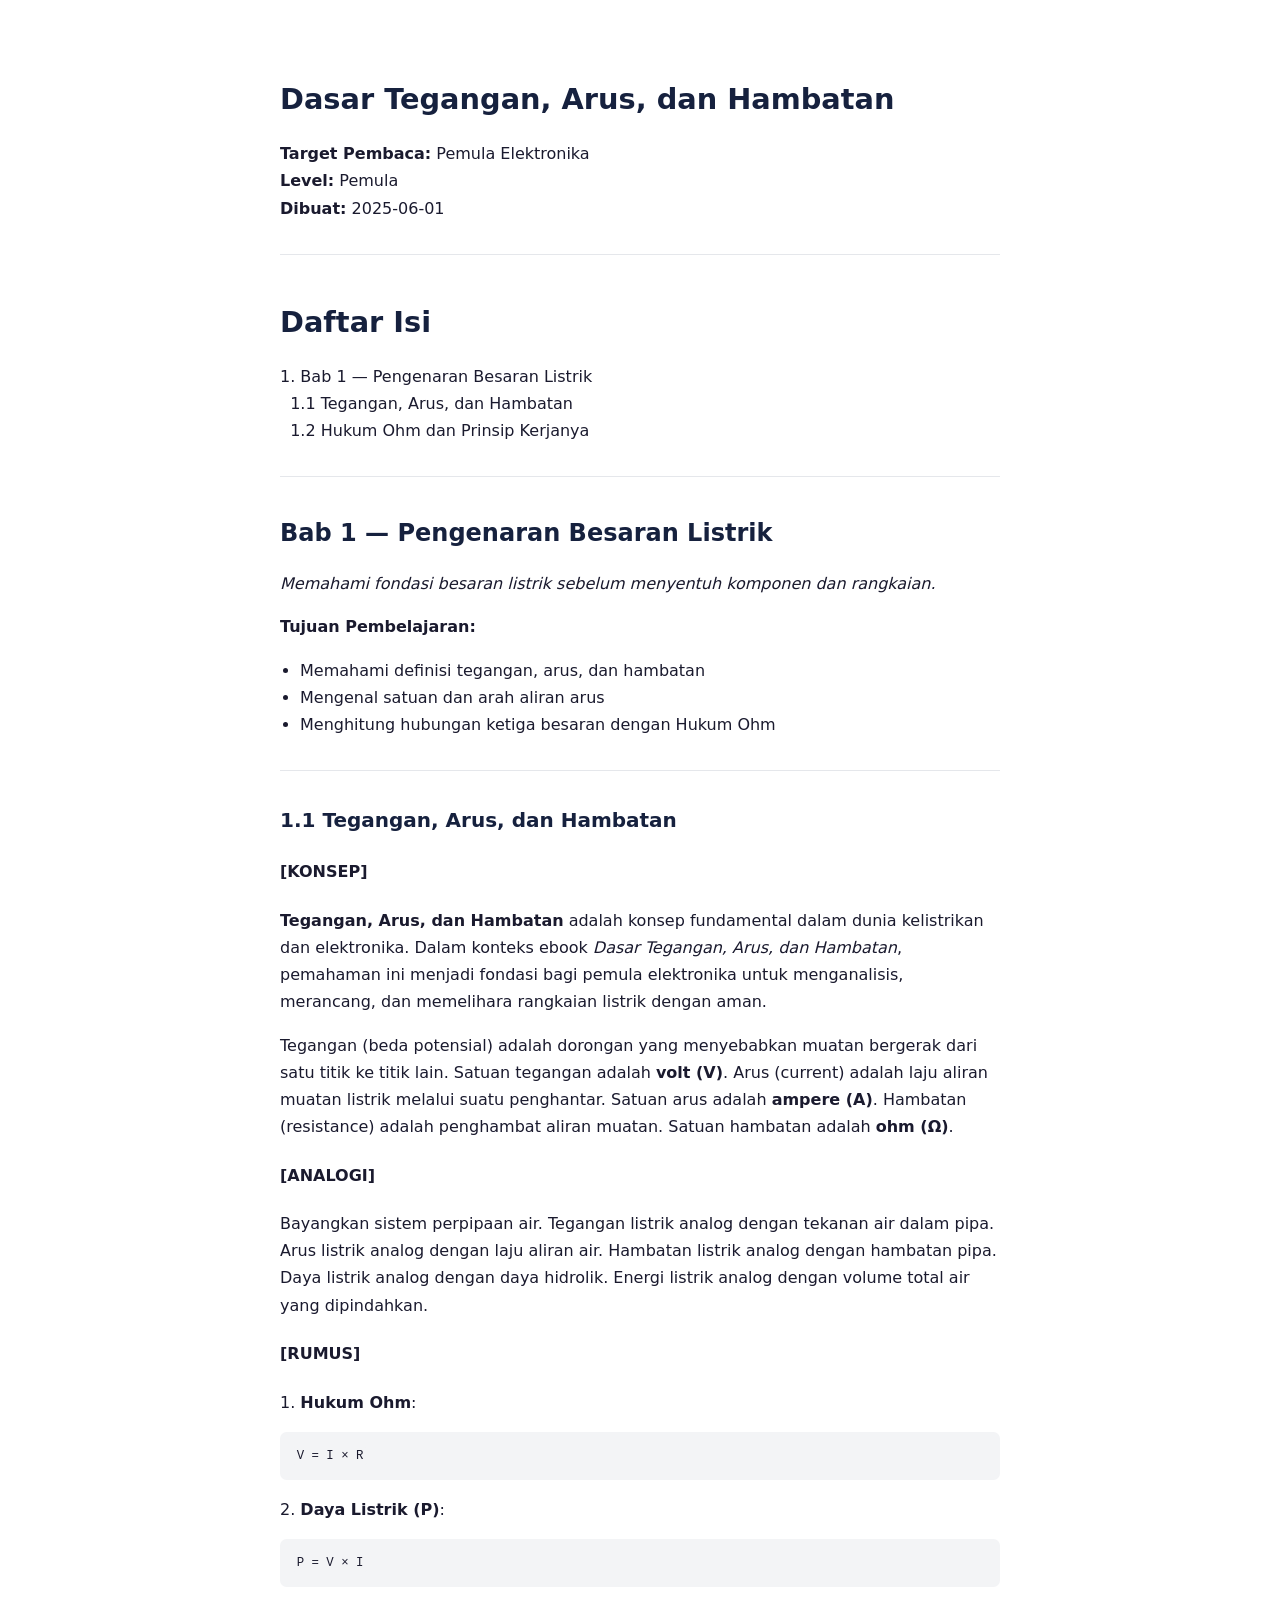
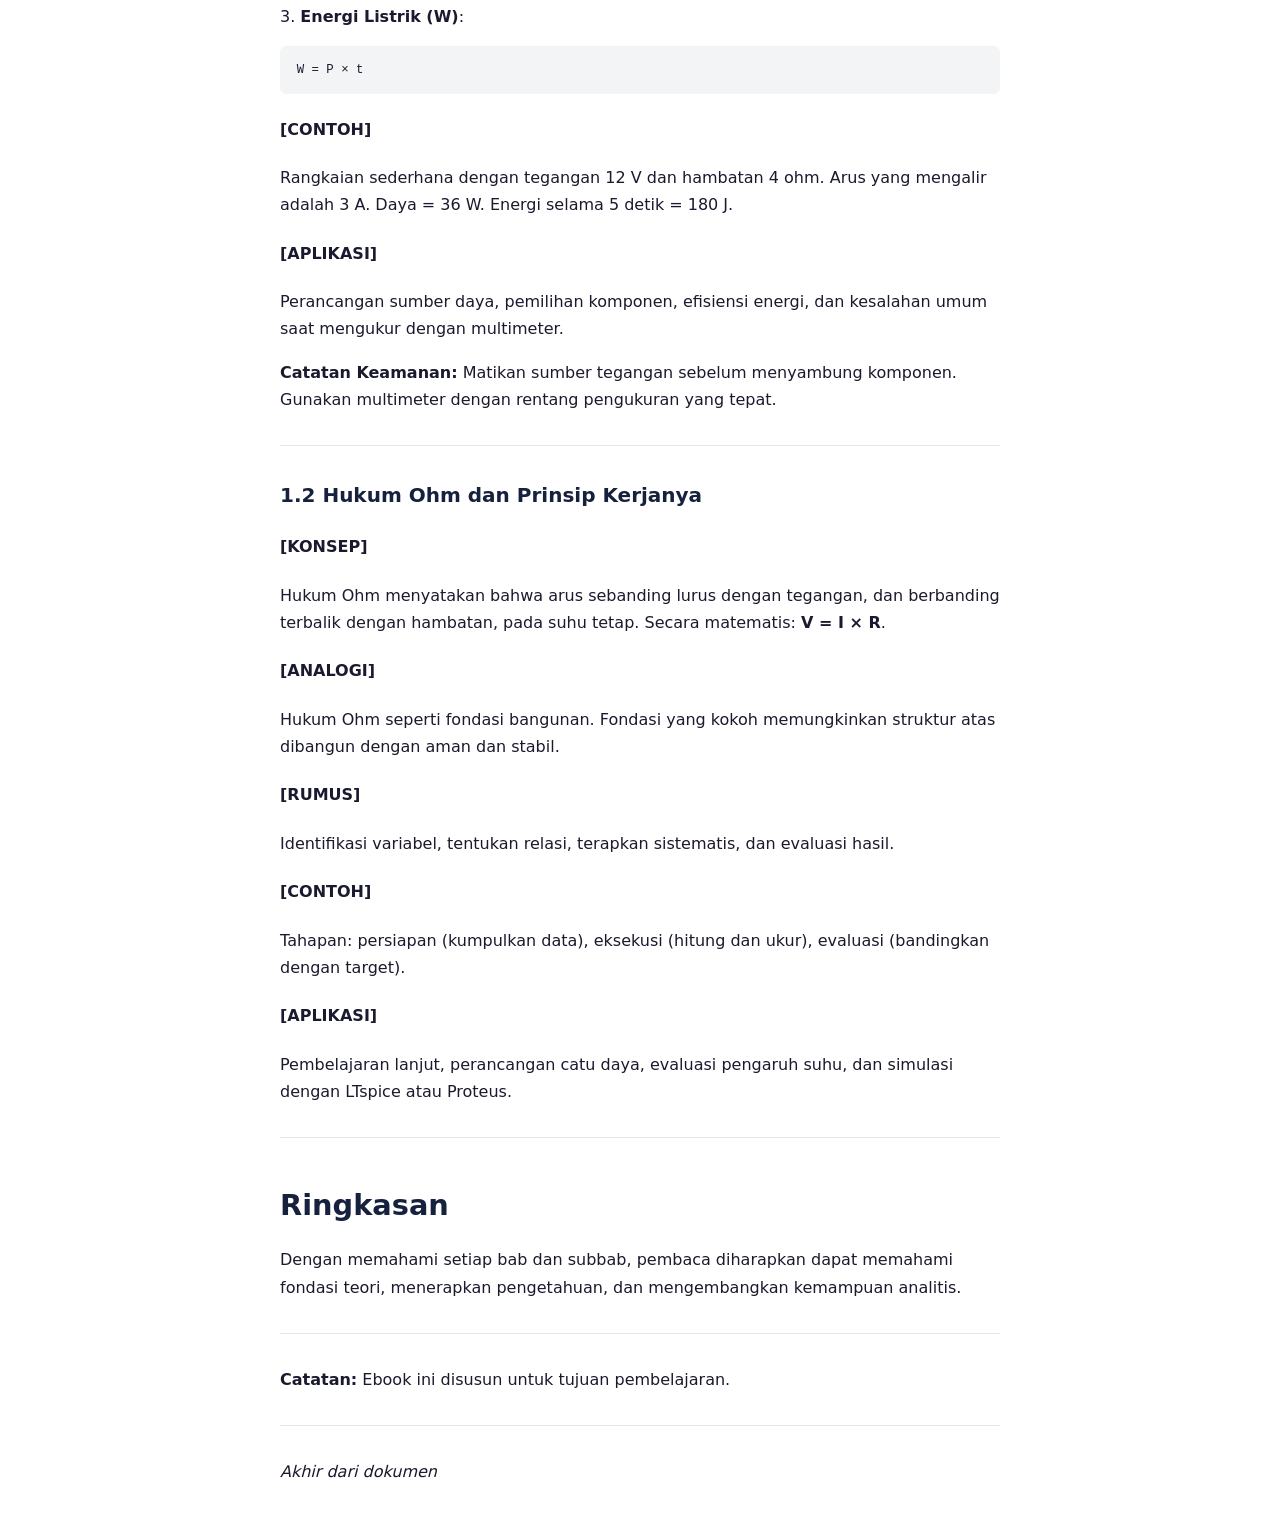
<file: samples/site-preview.html>
<!DOCTYPE html>
<html lang="id">
<head>
<meta charset="UTF-8">
<meta name="viewport" content="width=device-width, initial-scale=1.0">
<title>Dasar Tegangan, Arus, dan Hambatan — Sample Preview</title>
<style>
body { font-family: system-ui, -apple-system, Segoe UI, Roboto, Helvetica, Arial, sans-serif; line-height: 1.7; max-width: 720px; margin: 0 auto; padding: 2rem 1rem; color: #1a1a2e; background: #fff; }
h1, h2, h3 { color: #16213e; margin-top: 1.5em; margin-bottom: 0.5em; }
h1 { font-size: 1.8rem; }
h2 { font-size: 1.5rem; }
h3 { font-size: 1.25rem; }
code { background: #f3f4f6; padding: 0.15em 0.3em; border-radius: 0.25em; font-size: 0.95em; }
pre { background: #f3f4f6; padding: 1em; border-radius: 0.5em; overflow-x: auto; }
blockquote { border-left: 4px solid #e5e7eb; padding-left: 1em; color: #4b5563; margin-left: 0; }
ul, ol { padding-left: 1.25em; }
hr { border: 0; border-top: 1px solid #e5e7eb; margin: 2em 0; }
a { color: #0f766e; }
</style>
</head>
<body>
<main>
<h1>Dasar Tegangan, Arus, dan Hambatan</h1>
<p><strong>Target Pembaca:</strong> Pemula Elektronika<br><strong>Level:</strong> Pemula<br><strong>Dibuat:</strong> 2025-06-01</p>
<hr>
<h1>Daftar Isi</h1>
<p>1. Bab 1 — Pengenaran Besaran Listrik<br>&nbsp;&nbsp;1.1 Tegangan, Arus, dan Hambatan<br>&nbsp;&nbsp;1.2 Hukum Ohm dan Prinsip Kerjanya</p>
<hr>
<h2>Bab 1 — Pengenaran Besaran Listrik</h2>
<p><em>Memahami fondasi besaran listrik sebelum menyentuh komponen dan rangkaian.</em></p>
<p><strong>Tujuan Pembelajaran:</strong></p>
<ul>
<li>Memahami definisi tegangan, arus, dan hambatan</li>
<li>Mengenal satuan dan arah aliran arus</li>
<li>Menghitung hubungan ketiga besaran dengan Hukum Ohm</li>
</ul>
<hr>
<h3>1.1 Tegangan, Arus, dan Hambatan</h3>
<h4>[KONSEP]</h4>
<p><strong>Tegangan, Arus, dan Hambatan</strong> adalah konsep fundamental dalam dunia kelistrikan dan elektronika. Dalam konteks ebook <em>Dasar Tegangan, Arus, dan Hambatan</em>, pemahaman ini menjadi fondasi bagi pemula elektronika untuk menganalisis, merancang, dan memelihara rangkaian listrik dengan aman.</p>
<p>Tegangan (beda potensial) adalah dorongan yang menyebabkan muatan bergerak dari satu titik ke titik lain. Satuan tegangan adalah <strong>volt (V)</strong>. Arus (current) adalah laju aliran muatan listrik melalui suatu penghantar. Satuan arus adalah <strong>ampere (A)</strong>. Hambatan (resistance) adalah penghambat aliran muatan. Satuan hambatan adalah <strong>ohm (Ω)</strong>.</p>
<h4>[ANALOGI]</h4>
<p>Bayangkan sistem perpipaan air. Tegangan listrik analog dengan tekanan air dalam pipa. Arus listrik analog dengan laju aliran air. Hambatan listrik analog dengan hambatan pipa. Daya listrik analog dengan daya hidrolik. Energi listrik analog dengan volume total air yang dipindahkan.</p>
<h4>[RUMUS]</h4>
<p>1. <strong>Hukum Ohm</strong>:</p>
<pre><code>V = I × R</code></pre>
<p>2. <strong>Daya Listrik (P)</strong>:</p>
<pre><code>P = V × I</code></pre>
<p>3. <strong>Energi Listrik (W)</strong>:</p>
<pre><code>W = P × t</code></pre>
<h4>[CONTOH]</h4>
<p>Rangkaian sederhana dengan tegangan 12 V dan hambatan 4 ohm. Arus yang mengalir adalah 3 A. Daya = 36 W. Energi selama 5 detik = 180 J.</p>
<h4>[APLIKASI]</h4>
<p>Perancangan sumber daya, pemilihan komponen, efisiensi energi, dan kesalahan umum saat mengukur dengan multimeter.</p>
<p><strong>Catatan Keamanan:</strong> Matikan sumber tegangan sebelum menyambung komponen. Gunakan multimeter dengan rentang pengukuran yang tepat.</p>
<hr>
<h3>1.2 Hukum Ohm dan Prinsip Kerjanya</h3>
<h4>[KONSEP]</h4>
<p>Hukum Ohm menyatakan bahwa arus sebanding lurus dengan tegangan, dan berbanding terbalik dengan hambatan, pada suhu tetap. Secara matematis: <strong>V = I × R</strong>.</p>
<h4>[ANALOGI]</h4>
<p>Hukum Ohm seperti fondasi bangunan. Fondasi yang kokoh memungkinkan struktur atas dibangun dengan aman dan stabil.</p>
<h4>[RUMUS]</h4>
<p>Identifikasi variabel, tentukan relasi, terapkan sistematis, dan evaluasi hasil.</p>
<h4>[CONTOH]</h4>
<p>Tahapan: persiapan (kumpulkan data), eksekusi (hitung dan ukur), evaluasi (bandingkan dengan target).</p>
<h4>[APLIKASI]</h4>
<p>Pembelajaran lanjut, perancangan catu daya, evaluasi pengaruh suhu, dan simulasi dengan LTspice atau Proteus.</p>
<hr>
<h1>Ringkasan</h1>
<p>Dengan memahami setiap bab dan subbab, pembaca diharapkan dapat memahami fondasi teori, menerapkan pengetahuan, dan mengembangkan kemampuan analitis.</p>
<hr>
<p><strong>Catatan:</strong> Ebook ini disusun untuk tujuan pembelajaran.</p>
<hr>
<p><em>Akhir dari dokumen</em></p>
</main>
</body>
</html>
</file>
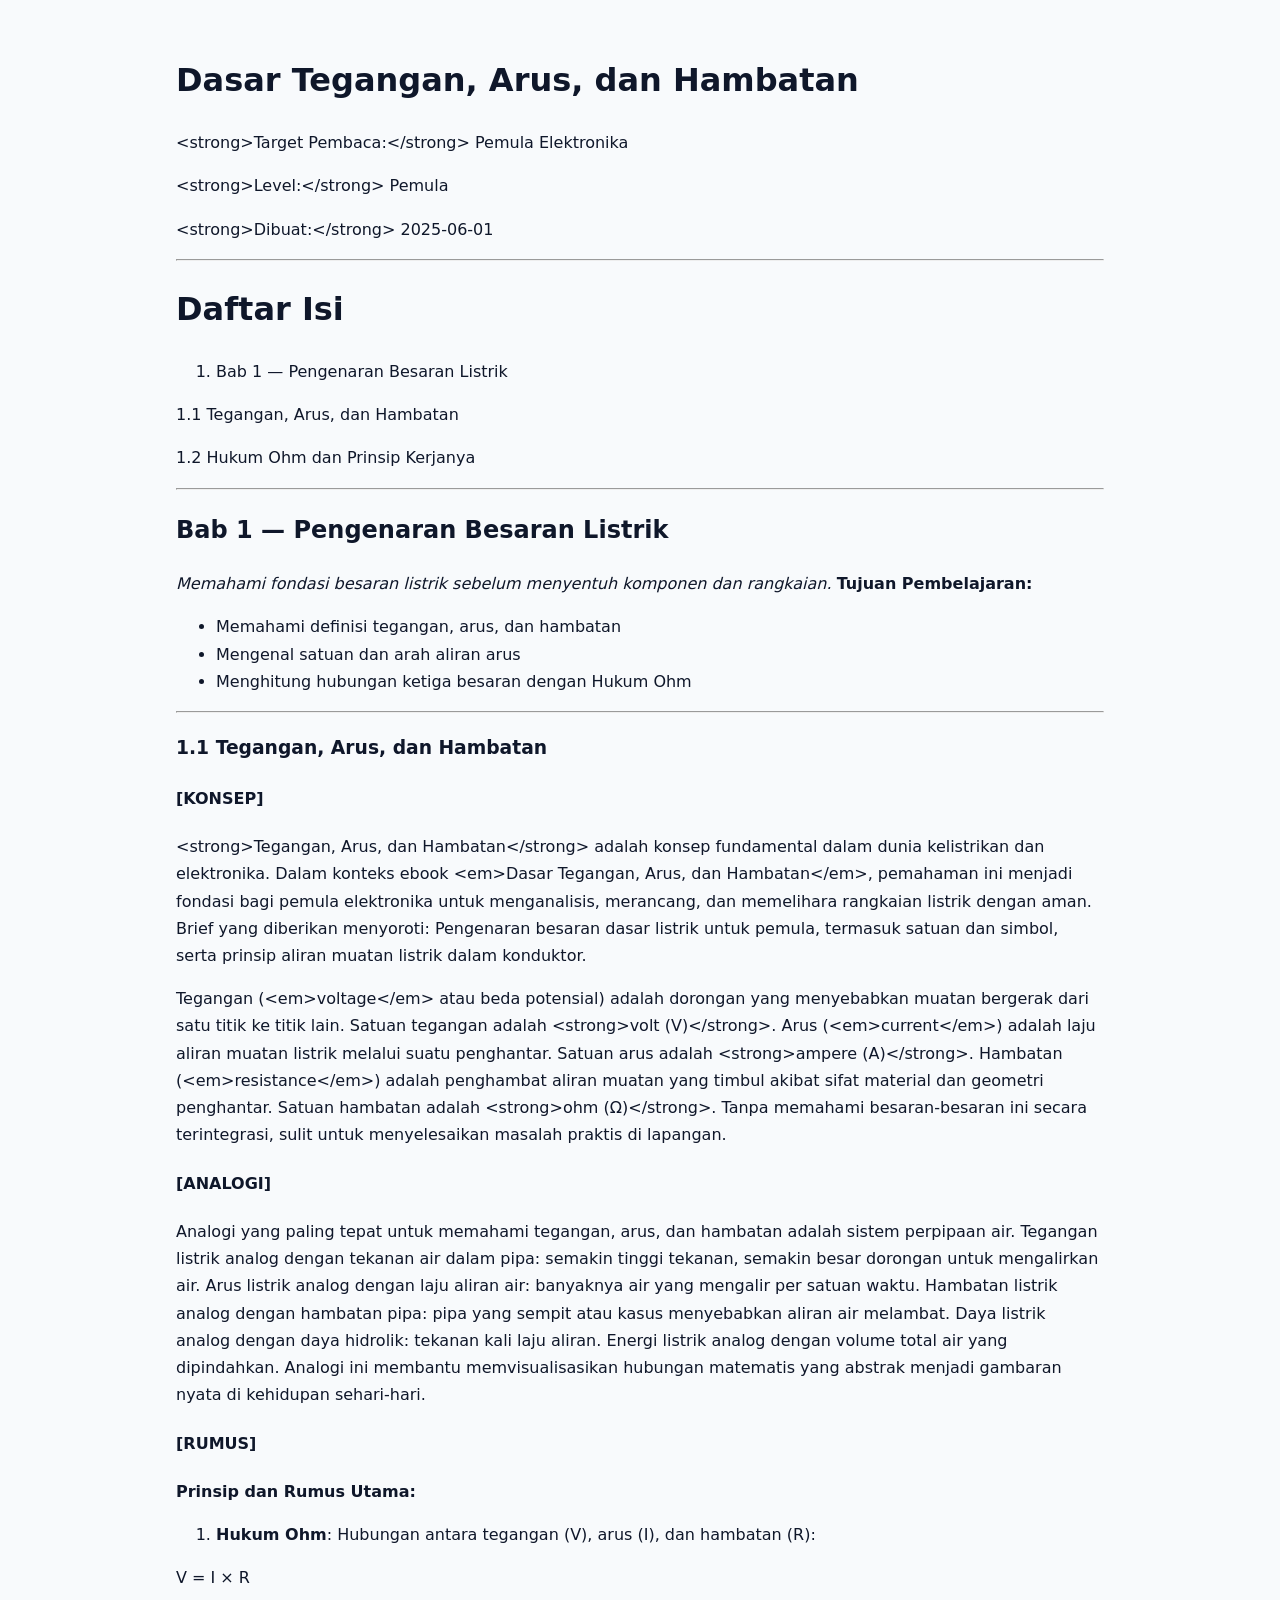
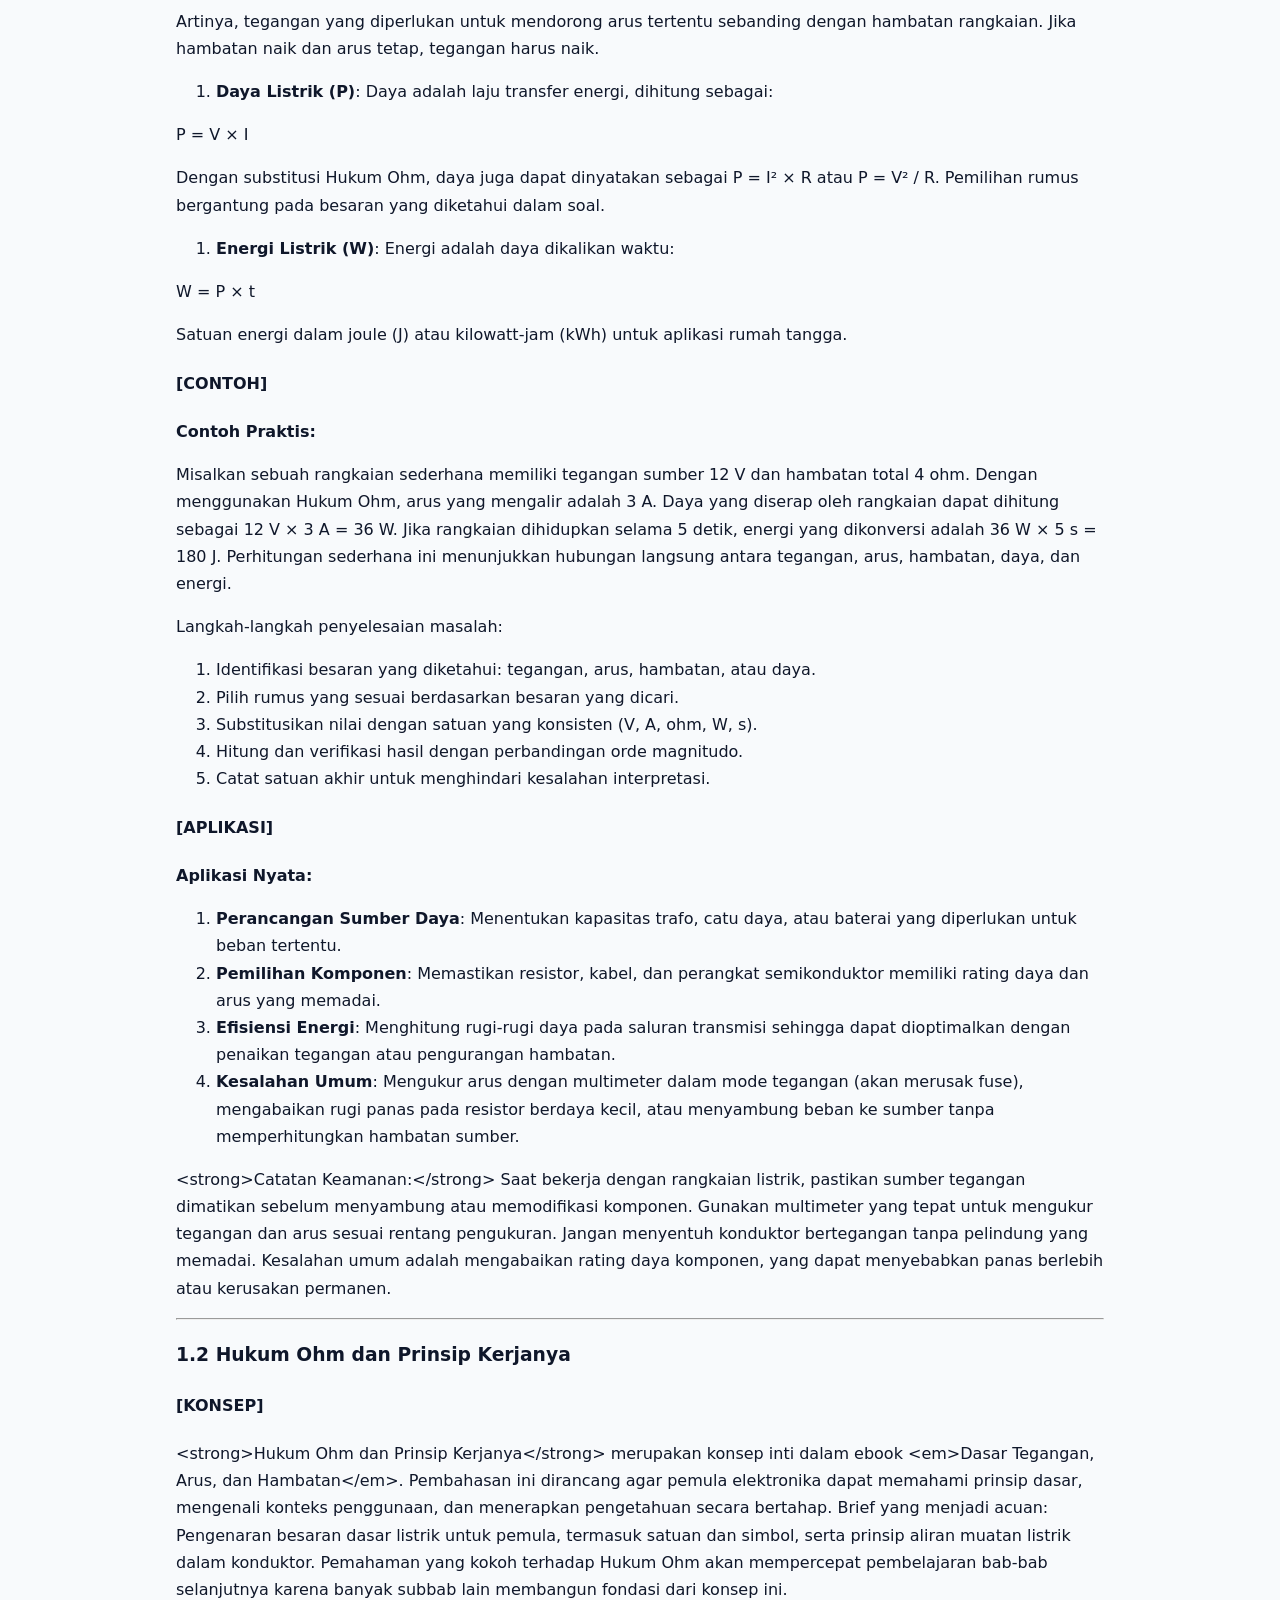
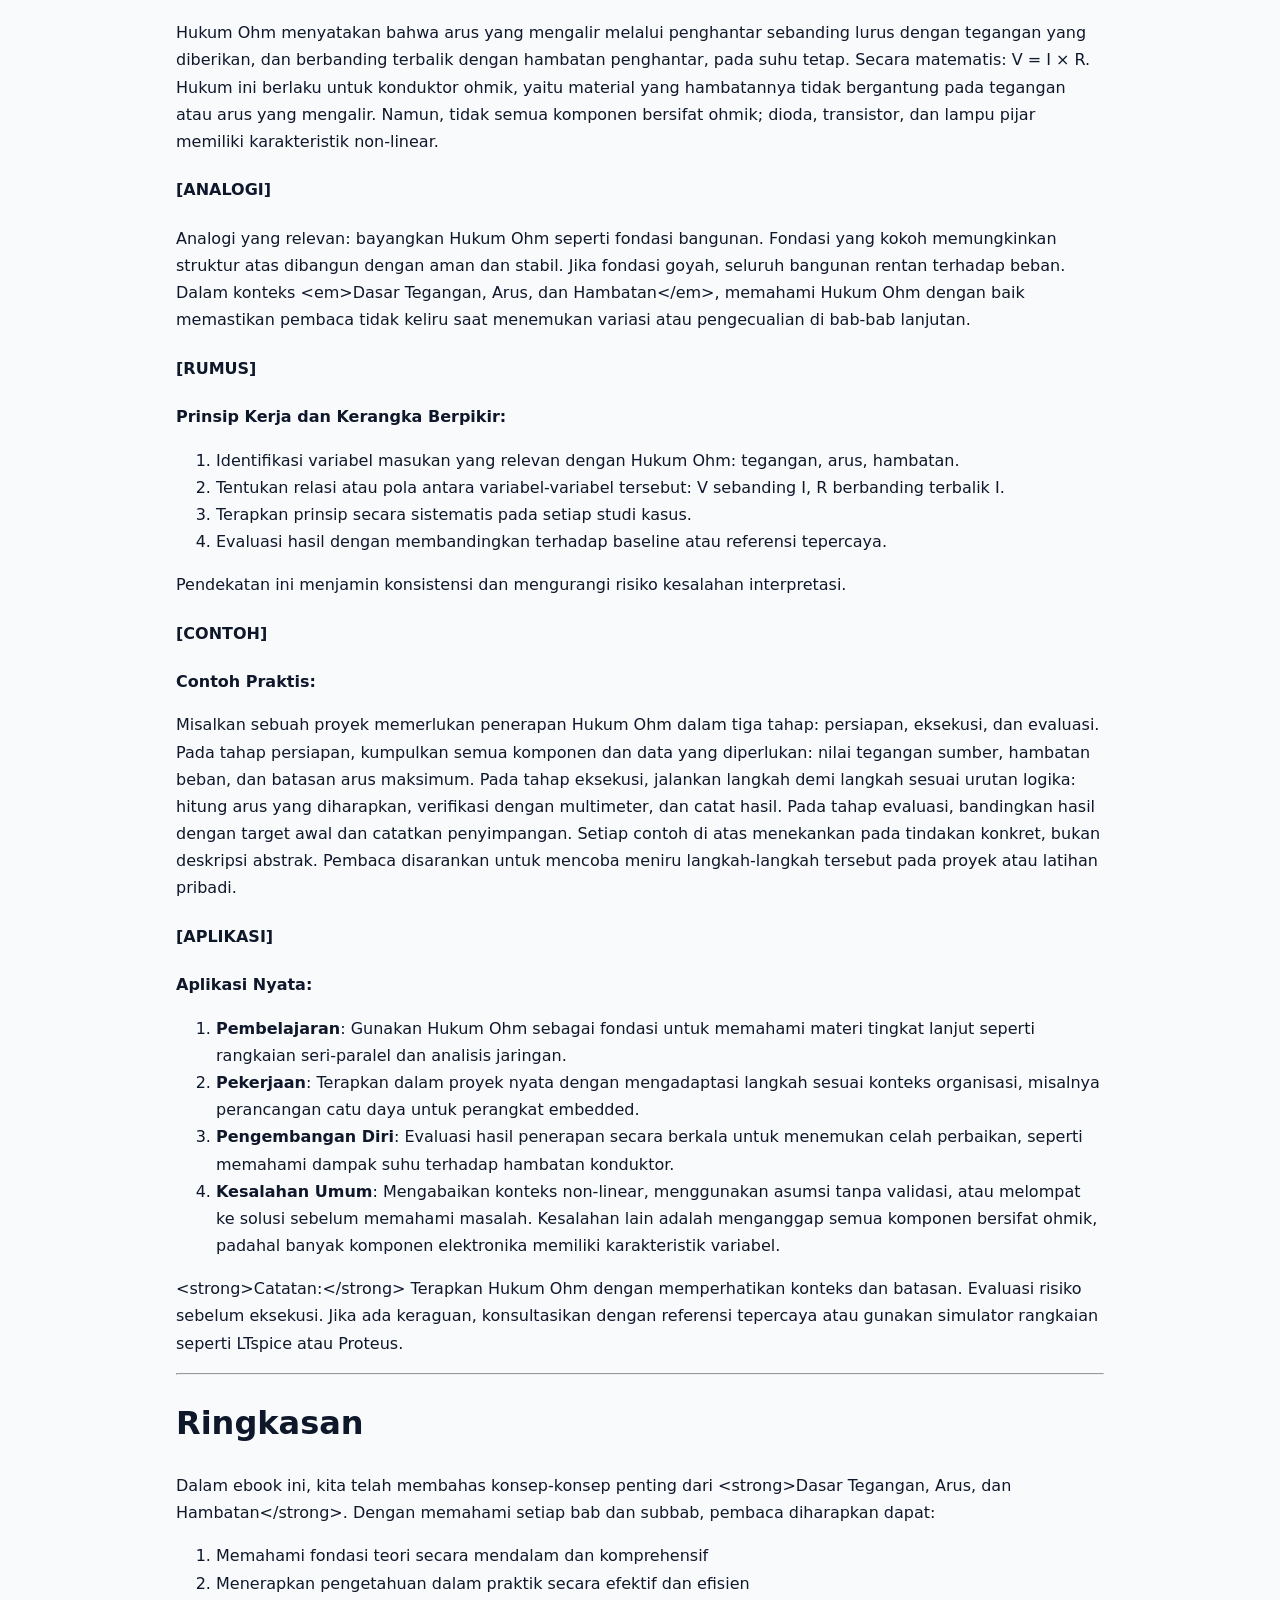
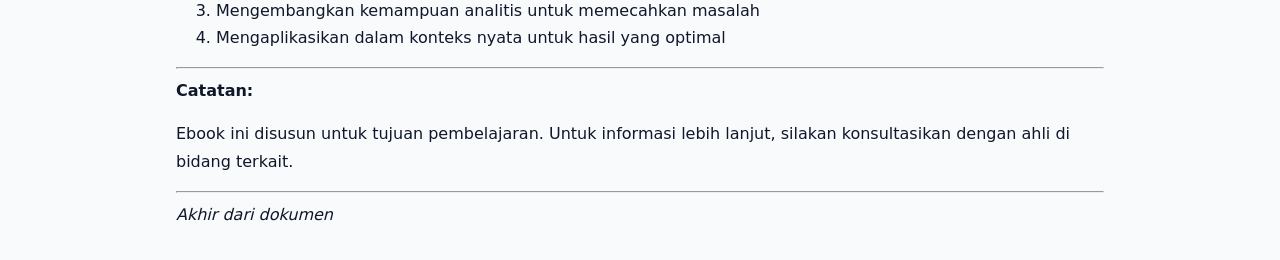
<file: site/ebook.html>
<!DOCTYPE html>
<html lang="id">
<head>
<meta charset="UTF-8">
<meta name="viewport" content="width=device-width, initial-scale=1.0">
<title>Dasar Tegangan, Arus, dan Hambatan</title>
<style>
/* DIL Autonomous Ebook Agent - Site Styles */
:root {
  --navy: #0f172a;
  --soft-blue: #1e3a8a;
  --white: #fff;
  --light: #f8fafc;
  --accent: #f59e0b;
  --text: #0f172a;
  --muted: #475569;
  --border: #e2e8f0;
}

* { box-sizing: border-box; }

body {
  margin: 0;
  font-family: system-ui, -apple-system, Segoe UI, Roboto, Helvetica, Arial, sans-serif;
  color: var(--text);
  background: var(--light);
  line-height: 1.7;
}

header {
  background: linear-gradient(180deg, var(--navy) 0%, var(--soft-blue) 100%);
  color: var(--white);
  padding: 3rem 1rem 2.5rem;
  text-align: center;
}

header h1 {
  margin: 0;
  font-size: 1.9rem;
  letter-spacing: 0.2px;
}

header p {
  margin: .5rem 0 0;
  opacity: .9;
  max-width: 640px;
  margin-left: auto;
  margin-right: auto;
}

nav {
  background: var(--white);
  border-bottom: 1px solid var(--border);
  position: sticky;
  top: 0;
  z-index: 10;
}

nav ul {
  list-style: none;
  margin: 0;
  padding: .5rem 1rem;
  display: flex;
  gap: 1rem;
  flex-wrap: wrap;
  justify-content: center;
  max-width: 960px;
  margin: 0 auto;
}

nav a {
  text-decoration: none;
  color: var(--soft-blue);
  font-weight: 600;
  font-size: .95rem;
  padding: .25rem .5rem;
  border-radius: .25rem;
}

nav a:hover {
  background: #f1f5f9;
}

main {
  max-width: 960px;
  margin: 0 auto;
  padding: 2rem 1rem;
}

section {
  background: var(--white);
  border: 1px solid var(--border);
  border-radius: .75rem;
  padding: 1.5rem;
  margin-bottom: 1.5rem;
}

section h2 {
  margin-top: 0;
  color: var(--navy);
  font-size: 1.25rem;
}

section h3 {
  color: var(--soft-blue);
  font-size: 1.05rem;
  margin-top: 1.25rem;
  margin-bottom: .5rem;
}

.badge {
  display: inline-block;
  background: #f1f5f9;
  color: #334155;
  padding: .2rem .6rem;
  border-radius: 999px;
  font-size: .85rem;
  font-weight: 600;
  margin-right: .4rem;
  margin-bottom: .4rem;
}

.badge.ok { background: #dcfce7; color: #166534; }
.badge.warn { background: #fef3c7; color: #92400e; }
.badge.info { background: #dbeafe; color: #1e40af; }

.cta {
  display: inline-block;
  background: var(--accent);
  color: var(--navy);
  padding: .6rem 1rem;
  border-radius: .5rem;
  text-decoration: none;
  font-weight: 700;
}

.cta:hover {
  background: #d97706;
}

pre {
  background: #f1f5f9;
  padding: 1rem;
  border-radius: .5rem;
  overflow-x: auto;
  font-size: .9rem;
}

footer {
  text-align: center;
  padding: 2rem 1rem;
  color: #64748b;
  font-size: .9rem;
  border-top: 1px solid var(--border);
}

/* Utility for general markdown-based content */
.content h1, .content h2, .content h3 {
  color: var(--navy);
  margin-top: 1.5em;
  margin-bottom: .5em;
}

.content h1 { font-size: 1.8rem; }
.content h2 { font-size: 1.5rem; }
.content h3 { font-size: 1.25rem; }

.content p {
  margin: .6rem 0;
}

.content ul, .content ol {
  padding-left: 1.25em;
}

.content code {
  background: #f3f4f6;
  padding: .15em .3em;
  border-radius: .25em;
  font-size: .95em;
}

.content pre {
  background: #f3f4f6;
  padding: 1em;
  border-radius: .5em;
  overflow-x: auto;
}

.content blockquote {
  border-left: 4px solid #e5e7eb;
  padding-left: 1em;
  color: #4b5563;
  margin-left: 0;
}

.content hr {
  border: 0;
  border-top: 1px solid #e5e7eb;
  margin: 2em 0;
}

.content a {
  color: #0f766e;
}

@media (max-width: 640px) {
  header h1 { font-size: 1.4rem; }
  nav ul { gap: .5rem; }
}

</style>
</head>
<body>
<main>
<h1>Dasar Tegangan, Arus, dan Hambatan</h1>

<p>&lt;strong&gt;Target Pembaca:&lt;/strong&gt; Pemula Elektronika</p>
<p>&lt;strong&gt;Level:&lt;/strong&gt; Pemula</p>
<p>&lt;strong&gt;Dibuat:&lt;/strong&gt; 2025-06-01</p>
<hr>
<h1>Daftar Isi</h1>

<ol>
<li>Bab 1 — Pengenaran Besaran Listrik</li>
</ol>
<p>1.1 Tegangan, Arus, dan Hambatan</p>
<p>1.2 Hukum Ohm dan Prinsip Kerjanya</p>
<hr>
<h2>Bab 1 — Pengenaran Besaran Listrik</h2>

<em>Memahami fondasi besaran listrik sebelum menyentuh komponen dan rangkaian.</em>

<strong>Tujuan Pembelajaran:</strong>
<ul>
<li>Memahami definisi tegangan, arus, dan hambatan</li>
<li>Mengenal satuan dan arah aliran arus</li>
<li>Menghitung hubungan ketiga besaran dengan Hukum Ohm</li>
</ul>
<hr>
<h3>1.1 Tegangan, Arus, dan Hambatan</h3>

<h4>[KONSEP]</h4>

<p>&lt;strong&gt;Tegangan, Arus, dan Hambatan&lt;/strong&gt; adalah konsep fundamental dalam dunia kelistrikan dan elektronika. Dalam konteks ebook &lt;em&gt;Dasar Tegangan, Arus, dan Hambatan&lt;/em&gt;, pemahaman ini menjadi fondasi bagi pemula elektronika untuk menganalisis, merancang, dan memelihara rangkaian listrik dengan aman. Brief yang diberikan menyoroti: Pengenaran besaran dasar listrik untuk pemula, termasuk satuan dan simbol, serta prinsip aliran muatan listrik dalam konduktor.</p>

<p>Tegangan (&lt;em&gt;voltage&lt;/em&gt; atau beda potensial) adalah dorongan yang menyebabkan muatan bergerak dari satu titik ke titik lain. Satuan tegangan adalah &lt;strong&gt;volt (V)&lt;/strong&gt;. Arus (&lt;em&gt;current&lt;/em&gt;) adalah laju aliran muatan listrik melalui suatu penghantar. Satuan arus adalah &lt;strong&gt;ampere (A)&lt;/strong&gt;. Hambatan (&lt;em&gt;resistance&lt;/em&gt;) adalah penghambat aliran muatan yang timbul akibat sifat material dan geometri penghantar. Satuan hambatan adalah &lt;strong&gt;ohm (Ω)&lt;/strong&gt;. Tanpa memahami besaran-besaran ini secara terintegrasi, sulit untuk menyelesaikan masalah praktis di lapangan.</p>

<h4>[ANALOGI]</h4>

<p>Analogi yang paling tepat untuk memahami tegangan, arus, dan hambatan adalah sistem perpipaan air. Tegangan listrik analog dengan tekanan air dalam pipa: semakin tinggi tekanan, semakin besar dorongan untuk mengalirkan air. Arus listrik analog dengan laju aliran air: banyaknya air yang mengalir per satuan waktu. Hambatan listrik analog dengan hambatan pipa: pipa yang sempit atau kasus menyebabkan aliran air melambat. Daya listrik analog dengan daya hidrolik: tekanan kali laju aliran. Energi listrik analog dengan volume total air yang dipindahkan. Analogi ini membantu memvisualisasikan hubungan matematis yang abstrak menjadi gambaran nyata di kehidupan sehari-hari.</p>

<h4>[RUMUS]</h4>

<strong>Prinsip dan Rumus Utama:</strong>

<ol>
<li><strong>Hukum Ohm</strong>: Hubungan antara tegangan (V), arus (I), dan hambatan (R):</li>
</ol>

<p>V = I × R</p>

<p>Artinya, tegangan yang diperlukan untuk mendorong arus tertentu sebanding dengan hambatan rangkaian. Jika hambatan naik dan arus tetap, tegangan harus naik.</p>

<ol>
<li><strong>Daya Listrik (P)</strong>: Daya adalah laju transfer energi, dihitung sebagai:</li>
</ol>

<p>P = V × I</p>

<p>Dengan substitusi Hukum Ohm, daya juga dapat dinyatakan sebagai P = I² × R atau P = V² / R. Pemilihan rumus bergantung pada besaran yang diketahui dalam soal.</p>

<ol>
<li><strong>Energi Listrik (W)</strong>: Energi adalah daya dikalikan waktu:</li>
</ol>

<p>W = P × t</p>

<p>Satuan energi dalam joule (J) atau kilowatt-jam (kWh) untuk aplikasi rumah tangga.</p>

<h4>[CONTOH]</h4>

<strong>Contoh Praktis:</strong>

<p>Misalkan sebuah rangkaian sederhana memiliki tegangan sumber 12 V dan hambatan total 4 ohm. Dengan menggunakan Hukum Ohm, arus yang mengalir adalah 3 A. Daya yang diserap oleh rangkaian dapat dihitung sebagai 12 V × 3 A = 36 W. Jika rangkaian dihidupkan selama 5 detik, energi yang dikonversi adalah 36 W × 5 s = 180 J. Perhitungan sederhana ini menunjukkan hubungan langsung antara tegangan, arus, hambatan, daya, dan energi.</p>

<p>Langkah-langkah penyelesaian masalah:</p>

<ol>
<li>Identifikasi besaran yang diketahui: tegangan, arus, hambatan, atau daya.</li>
<li>Pilih rumus yang sesuai berdasarkan besaran yang dicari.</li>
<li>Substitusikan nilai dengan satuan yang konsisten (V, A, ohm, W, s).</li>
<li>Hitung dan verifikasi hasil dengan perbandingan orde magnitudo.</li>
<li>Catat satuan akhir untuk menghindari kesalahan interpretasi.</li>
</ol>

<h4>[APLIKASI]</h4>

<strong>Aplikasi Nyata:</strong>

<ol>
<li><strong>Perancangan Sumber Daya</strong>: Menentukan kapasitas trafo, catu daya, atau baterai yang diperlukan untuk beban tertentu.</li>
<li><strong>Pemilihan Komponen</strong>: Memastikan resistor, kabel, dan perangkat semikonduktor memiliki rating daya dan arus yang memadai.</li>
<li><strong>Efisiensi Energi</strong>: Menghitung rugi-rugi daya pada saluran transmisi sehingga dapat dioptimalkan dengan penaikan tegangan atau pengurangan hambatan.</li>
<li><strong>Kesalahan Umum</strong>: Mengukur arus dengan multimeter dalam mode tegangan (akan merusak fuse), mengabaikan rugi panas pada resistor berdaya kecil, atau menyambung beban ke sumber tanpa memperhitungkan hambatan sumber.</li>
</ol>

<p>&lt;strong&gt;Catatan Keamanan:&lt;/strong&gt; Saat bekerja dengan rangkaian listrik, pastikan sumber tegangan dimatikan sebelum menyambung atau memodifikasi komponen. Gunakan multimeter yang tepat untuk mengukur tegangan dan arus sesuai rentang pengukuran. Jangan menyentuh konduktor bertegangan tanpa pelindung yang memadai. Kesalahan umum adalah mengabaikan rating daya komponen, yang dapat menyebabkan panas berlebih atau kerusakan permanen.</p>
<hr>
<h3>1.2 Hukum Ohm dan Prinsip Kerjanya</h3>

<h4>[KONSEP]</h4>

<p>&lt;strong&gt;Hukum Ohm dan Prinsip Kerjanya&lt;/strong&gt; merupakan konsep inti dalam ebook &lt;em&gt;Dasar Tegangan, Arus, dan Hambatan&lt;/em&gt;. Pembahasan ini dirancang agar pemula elektronika dapat memahami prinsip dasar, mengenali konteks penggunaan, dan menerapkan pengetahuan secara bertahap. Brief yang menjadi acuan: Pengenaran besaran dasar listrik untuk pemula, termasuk satuan dan simbol, serta prinsip aliran muatan listrik dalam konduktor. Pemahaman yang kokoh terhadap Hukum Ohm akan mempercepat pembelajaran bab-bab selanjutnya karena banyak subbab lain membangun fondasi dari konsep ini.</p>

<p>Hukum Ohm menyatakan bahwa arus yang mengalir melalui penghantar sebanding lurus dengan tegangan yang diberikan, dan berbanding terbalik dengan hambatan penghantar, pada suhu tetap. Secara matematis: V = I × R. Hukum ini berlaku untuk konduktor ohmik, yaitu material yang hambatannya tidak bergantung pada tegangan atau arus yang mengalir. Namun, tidak semua komponen bersifat ohmik; dioda, transistor, dan lampu pijar memiliki karakteristik non-linear.</p>

<h4>[ANALOGI]</h4>

<p>Analogi yang relevan: bayangkan Hukum Ohm seperti fondasi bangunan. Fondasi yang kokoh memungkinkan struktur atas dibangun dengan aman dan stabil. Jika fondasi goyah, seluruh bangunan rentan terhadap beban. Dalam konteks &lt;em&gt;Dasar Tegangan, Arus, dan Hambatan&lt;/em&gt;, memahami Hukum Ohm dengan baik memastikan pembaca tidak keliru saat menemukan variasi atau pengecualian di bab-bab lanjutan.</p>

<h4>[RUMUS]</h4>

<strong>Prinsip Kerja dan Kerangka Berpikir:</strong>

<ol>
<li>Identifikasi variabel masukan yang relevan dengan Hukum Ohm: tegangan, arus, hambatan.</li>
<li>Tentukan relasi atau pola antara variabel-variabel tersebut: V sebanding I, R berbanding terbalik I.</li>
<li>Terapkan prinsip secara sistematis pada setiap studi kasus.</li>
<li>Evaluasi hasil dengan membandingkan terhadap baseline atau referensi tepercaya.</li>
</ol>

<p>Pendekatan ini menjamin konsistensi dan mengurangi risiko kesalahan interpretasi.</p>

<h4>[CONTOH]</h4>

<strong>Contoh Praktis:</strong>

<p>Misalkan sebuah proyek memerlukan penerapan Hukum Ohm dalam tiga tahap: persiapan, eksekusi, dan evaluasi. Pada tahap persiapan, kumpulkan semua komponen dan data yang diperlukan: nilai tegangan sumber, hambatan beban, dan batasan arus maksimum. Pada tahap eksekusi, jalankan langkah demi langkah sesuai urutan logika: hitung arus yang diharapkan, verifikasi dengan multimeter, dan catat hasil. Pada tahap evaluasi, bandingkan hasil dengan target awal dan catatkan penyimpangan. Setiap contoh di atas menekankan pada tindakan konkret, bukan deskripsi abstrak. Pembaca disarankan untuk mencoba meniru langkah-langkah tersebut pada proyek atau latihan pribadi.</p>

<h4>[APLIKASI]</h4>

<strong>Aplikasi Nyata:</strong>

<ol>
<li><strong>Pembelajaran</strong>: Gunakan Hukum Ohm sebagai fondasi untuk memahami materi tingkat lanjut seperti rangkaian seri-paralel dan analisis jaringan.</li>
<li><strong>Pekerjaan</strong>: Terapkan dalam proyek nyata dengan mengadaptasi langkah sesuai konteks organisasi, misalnya perancangan catu daya untuk perangkat embedded.</li>
<li><strong>Pengembangan Diri</strong>: Evaluasi hasil penerapan secara berkala untuk menemukan celah perbaikan, seperti memahami dampak suhu terhadap hambatan konduktor.</li>
<li><strong>Kesalahan Umum</strong>: Mengabaikan konteks non-linear, menggunakan asumsi tanpa validasi, atau melompat ke solusi sebelum memahami masalah. Kesalahan lain adalah menganggap semua komponen bersifat ohmik, padahal banyak komponen elektronika memiliki karakteristik variabel.</li>
</ol>

<p>&lt;strong&gt;Catatan:&lt;/strong&gt; Terapkan Hukum Ohm dengan memperhatikan konteks dan batasan. Evaluasi risiko sebelum eksekusi. Jika ada keraguan, konsultasikan dengan referensi tepercaya atau gunakan simulator rangkaian seperti LTspice atau Proteus.</p>
<hr>
<h1>Ringkasan</h1>

<p>Dalam ebook ini, kita telah membahas konsep-konsep penting dari &lt;strong&gt;Dasar Tegangan, Arus, dan Hambatan&lt;/strong&gt;. Dengan memahami setiap bab dan subbab, pembaca diharapkan dapat:</p>

<ol>
<li>Memahami fondasi teori secara mendalam dan komprehensif</li>
<li>Menerapkan pengetahuan dalam praktik secara efektif dan efisien</li>
<li>Mengembangkan kemampuan analitis untuk memecahkan masalah</li>
<li>Mengaplikasikan dalam konteks nyata untuk hasil yang optimal</li>
</ol>
<hr>
<strong>Catatan:</strong>
<p>Ebook ini disusun untuk tujuan pembelajaran. Untuk informasi lebih lanjut, silakan konsultasikan dengan ahli di bidang terkait.</p>
<hr>
<em>Akhir dari dokumen</em>
</main>
</body>
</html>
</file>
